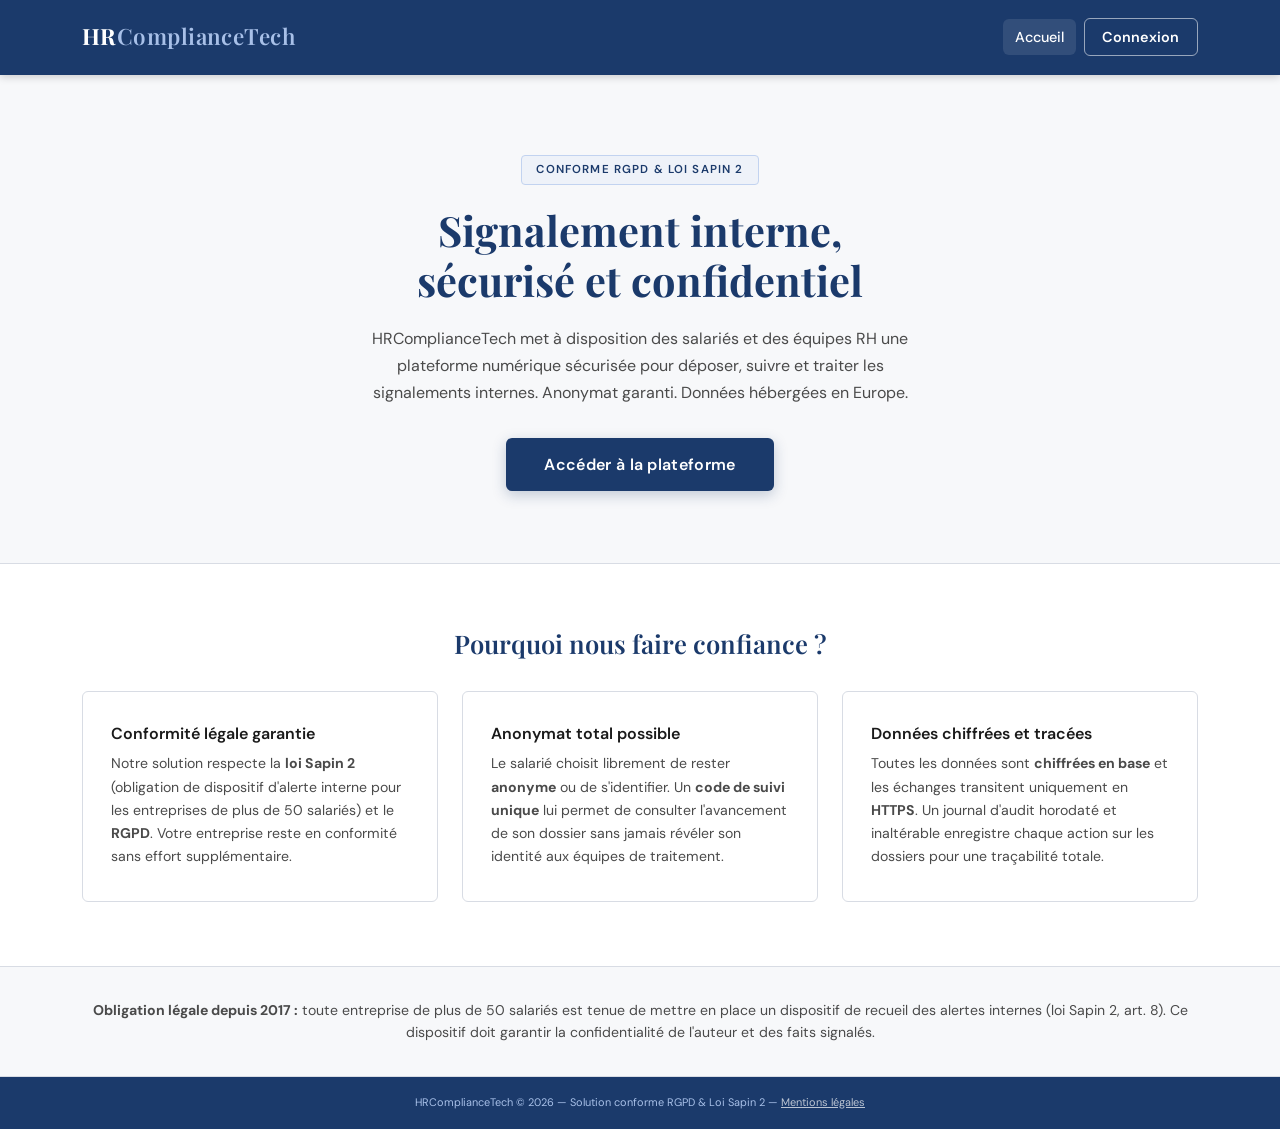
<file: hrcompliancetech/index.html>
<!doctype html>
<html lang="fr">
  <head>
    <meta charset="UTF-8" />
    <meta name="viewport" content="width=device-width, initial-scale=1.0" />
    <title>HRComplianceTech – Plateforme de signalement sécurisé</title>

    <link rel="preconnect" href="https://fonts.googleapis.com" />
    <link rel="preconnect" href="https://fonts.gstatic.com" crossorigin />
    <link
      href="https://fonts.googleapis.com/css2?family=DM+Sans:wght@400;500;600&family=Playfair+Display:wght@600;700&display=swap"
      rel="stylesheet"
    />

    <!-- Bootstrap 5 -->
    <link
      href="https://cdn.jsdelivr.net/npm/bootstrap@5.3.3/dist/css/bootstrap.min.css"
      rel="stylesheet"
    />

    <link rel="stylesheet" href="assets/css/style.css" />
  </head>
  <body class="landing-body">
    <!-- ============================================================
         BARRE DE NAVIGATION
         ============================================================ -->
    <nav
      class="navbar navbar-expand-md site-navbar"
      aria-label="Navigation principale"
    >
      <div class="container">
        <!-- Logo / Marque : lien vers la page d'accueil -->
        <a
          class="navbar-brand brand"
          href="index.html"
          aria-label="Accueil HRComplianceTech"
        >
          <span class="brand-hr">HR</span
          ><span class="brand-compliance">ComplianceTech</span>
        </a>

        <!-- Bouton hamburger visible uniquement sur mobile (Bootstrap) -->
        <button
          class="navbar-toggler"
          type="button"
          data-bs-toggle="collapse"
          data-bs-target="#menu-principal"
          aria-controls="menu-principal"
          aria-expanded="false"
          aria-label="Ouvrir le menu de navigation"
        >
          <span class="navbar-toggler-icon"></span>
        </button>

        <!-- Liens de navigation alignés à droite via ms-auto -->
        <div class="collapse navbar-collapse" id="menu-principal">
          <ul class="navbar-nav ms-auto align-items-md-center gap-md-2">
            <li class="nav-item">
              <a
                class="nav-link nav-link-custom active"
                href="index.html"
                aria-current="page"
                >Accueil</a
              >
            </li>
            <li class="nav-item">
              <a class="nav-link nav-link-connexion" href="auth/connexion.html"
                >Connexion</a
              >
            </li>
          </ul>
        </div>
      </div>
    </nav>

    <main>
      <!-- ============================================================
             SECTION HERO (accroche principale)
             ============================================================ -->
      <section class="hero-section" aria-labelledby="titre-hero">
        <div class="container">
          <div class="row justify-content-center text-center">
            <div class="col-lg-7 col-md-9 col-12">
              <!-- Pastille de conformité réglementaire -->
              <span class="compliance-badge"
                >Conforme RGPD &amp; Loi Sapin 2</span
              >

              <h1 class="hero-title" id="titre-hero">
                Signalement interne,<br />sécurisé et confidentiel
              </h1>

              <p class="hero-subtitle">
                HRComplianceTech met à disposition des salariés et des équipes
                RH une plateforme numérique sécurisée pour déposer, suivre et
                traiter les signalements internes. Anonymat garanti. Données
                hébergées en Europe.
              </p>

              <a
                href="auth/connexion.html"
                class="btn-hero-primary"
                role="button"
              >
                Accéder à la plateforme
              </a>
            </div>
          </div>
        </div>
      </section>

      <!-- ============================================================
             SECTION ARGUMENTS DE CONFIANCE
             ============================================================ -->
      <section class="arguments-section" aria-labelledby="titre-arguments">
        <div class="container">
          <h2 class="section-title text-center" id="titre-arguments">
            Pourquoi nous faire confiance ?
          </h2>

          <div class="row g-4 mt-2 justify-content-center">
            <!-- Argument 1 : Conformité légale -->
            <div class="col-lg-4 col-md-6 col-12">
              <article class="argument-card" aria-label="Conformité légale">
                <h3 class="argument-title">Conformité légale garantie</h3>
                <p class="argument-text">
                  Notre solution respecte la
                  <strong>loi Sapin 2</strong> (obligation de dispositif
                  d'alerte interne pour les entreprises de plus de 50 salariés)
                  et le <strong>RGPD</strong>. Votre entreprise reste en
                  conformité sans effort supplémentaire.
                </p>
              </article>
            </div>

            <!-- Argument 2 : Anonymat (carte mise en avant) -->
            <div class="col-lg-4 col-md-6 col-12">
              <article
                class="argument-card"
                aria-label="Anonymat et confidentialité"
              >
                <h3 class="argument-title">Anonymat total possible</h3>
                <p class="argument-text">
                  Le salarié choisit librement de rester
                  <strong>anonyme</strong> ou de s'identifier. Un
                  <strong>code de suivi unique</strong> lui permet de consulter
                  l'avancement de son dossier sans jamais révéler son identité
                  aux équipes de traitement.
                </p>
              </article>
            </div>

            <!-- Argument 3 : Sécurité technique -->
            <div class="col-lg-4 col-md-6 col-12">
              <article class="argument-card" aria-label="Sécurité des données">
                <h3 class="argument-title">Données chiffrées et tracées</h3>
                <p class="argument-text">
                  Toutes les données sont <strong>chiffrées en base</strong> et
                  les échanges transitent uniquement en <strong>HTTPS</strong>.
                  Un journal d'audit horodaté et inaltérable enregistre chaque
                  action sur les dossiers pour une traçabilité totale.
                </p>
              </article>
            </div>
          </div>
        </div>
      </section>

      <!-- ============================================================
             BANDEAU DE RÉASSURANCE LÉGALE
             ============================================================ -->
      <section
        class="legal-banner"
        aria-label="Rappel réglementaire et accès rapide"
      >
        <div class="container">
          <div class="row justify-content-center">
            <div class="col-12 text-center">
              <p class="legal-text">
                <strong>Obligation légale depuis 2017 :</strong> toute
                entreprise de plus de 50 salariés est tenue de mettre en place
                un dispositif de recueil des alertes internes (loi Sapin 2, art.
                8). Ce dispositif doit garantir la confidentialité de l'auteur
                et des faits signalés.
              </p>
            </div>
          </div>
        </div>
      </section>
    </main>

    <!-- ============================================================
         PIED DE PAGE
         ============================================================ -->
    <footer class="site-footer">
      <div class="container text-center py-3">
        <small>
          HRComplianceTech &copy; 2026 &mdash; Solution conforme RGPD &amp; Loi
          Sapin 2 &mdash;
          <a
            href="mentions-legales.html"
            style="color: rgba(255, 255, 255, 0.7); text-decoration: underline"
            >Mentions légales</a
          >
        </small>
      </div>
    </footer>

    <!-- Bootstrap JS requis pour le menu hamburger sur mobile -->
    <script src="https://cdn.jsdelivr.net/npm/bootstrap@5.3.3/dist/js/bootstrap.bundle.min.js"></script>
  </body>
</html>
</file>
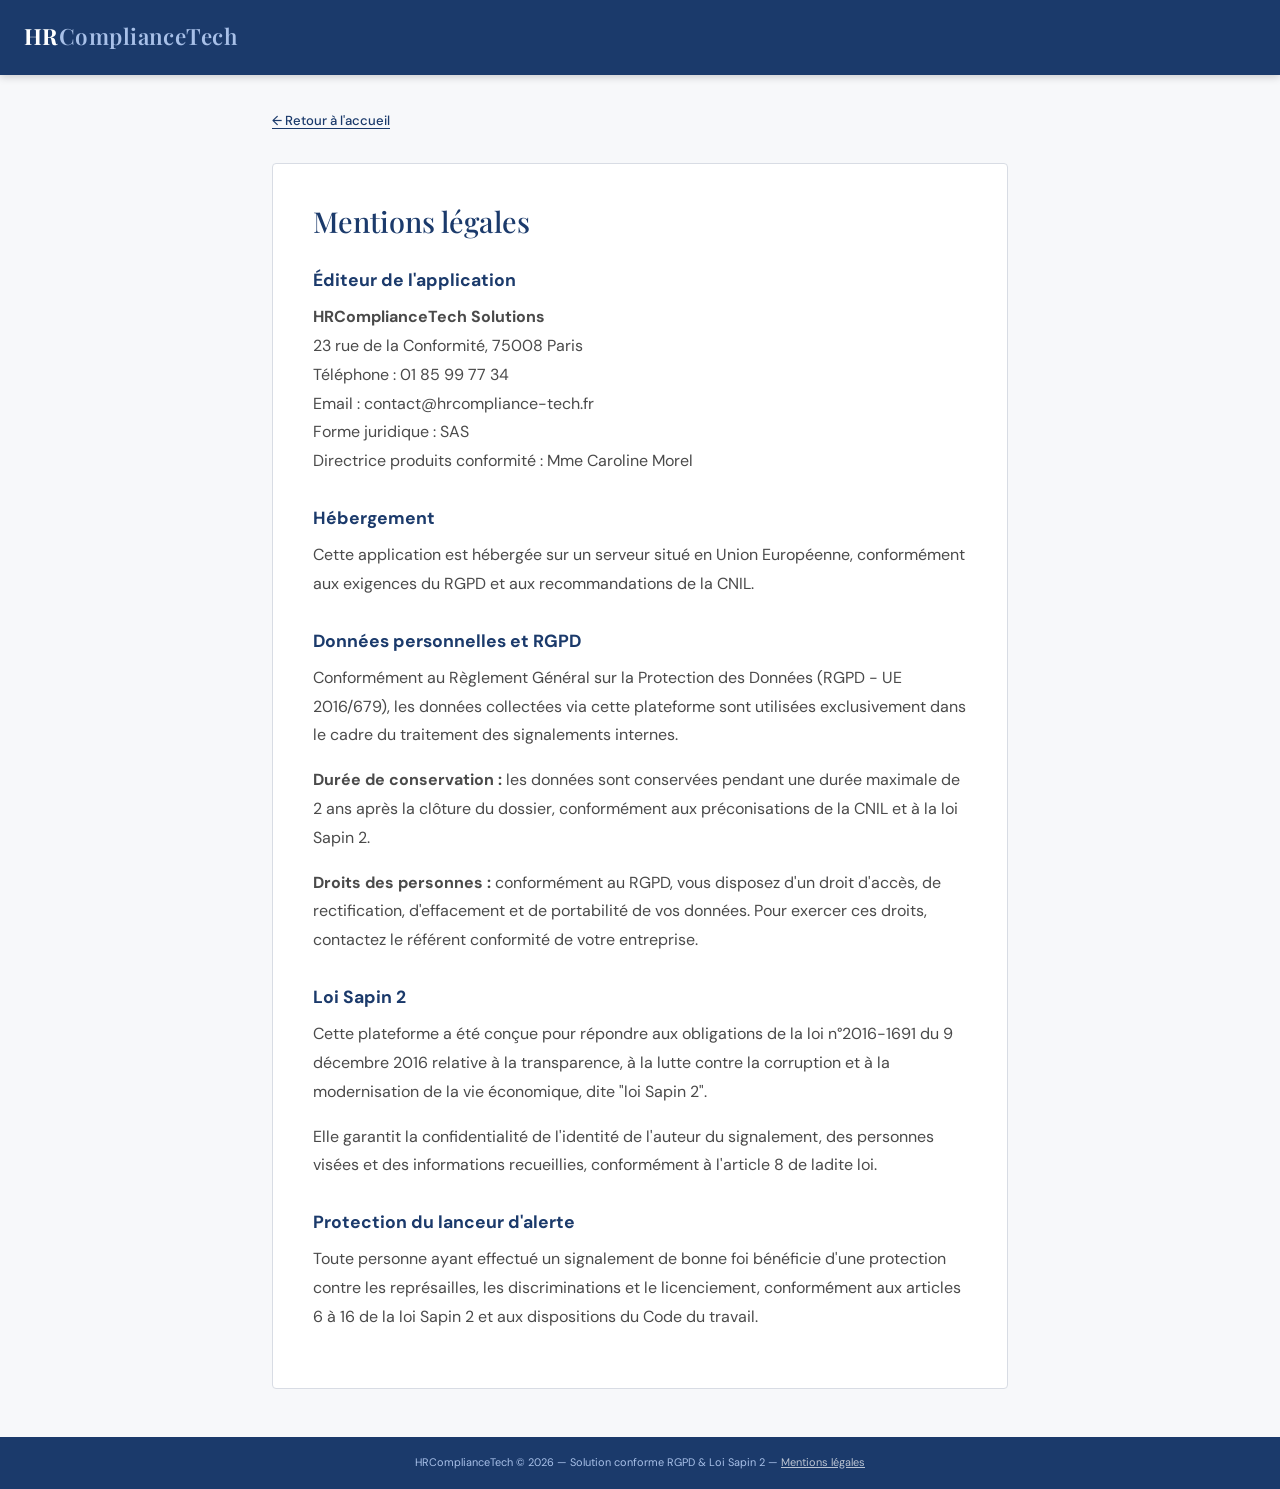
<file: hrcompliancetech/mentions-legales.html>
<!doctype html>
<html lang="fr">
  <head>
    <meta charset="UTF-8" />
    <meta name="viewport" content="width=device-width, initial-scale=1.0" />
    <title>HRComplianceTech - Mentions légales</title>
    <link rel="preconnect" href="https://fonts.googleapis.com" />
    <link rel="preconnect" href="https://fonts.gstatic.com" crossorigin />
    <link
      href="https://fonts.googleapis.com/css2?family=DM+Sans:wght@400;500;600&family=Playfair+Display:wght@600;700&display=swap"
      rel="stylesheet"
    />
    <link
      href="https://cdn.jsdelivr.net/npm/bootstrap@5.3.3/dist/css/bootstrap.min.css"
      rel="stylesheet"
    />
    <link rel="stylesheet" href="assets/css/style.css" />
  </head>
  <body class="connexion-body">
    <nav class="navbar site-navbar">
      <div class="container-fluid px-4">
        <a class="navbar-brand brand" href="index.html">
          <span class="brand-hr">HR</span
          ><span class="brand-compliance">ComplianceTech</span>
        </a>
      </div>
    </nav>

    <main class="dashboard-main">
      <div class="container">
        <div class="row justify-content-center">
          <div class="col-12 col-lg-8">
            <a href="index.html" class="lien-retour"
              >&larr; Retour à l'accueil</a
            >

            <div
              style="
                background: var(--blanc);
                border: 1px solid var(--gris-bordure);
                border-radius: 4px;
                padding: 2.5rem;
                margin-top: 1rem;
              "
            >
              <h1
                style="
                  font-family: &quot;Playfair Display&quot;, serif;
                  font-size: 1.8rem;
                  color: var(--bleu-marine);
                  margin-bottom: 2rem;
                "
              >
                Mentions légales
              </h1>

              <section style="margin-bottom: 2rem">
                <h2
                  style="
                    font-size: 1.1rem;
                    font-weight: 700;
                    color: var(--bleu-marine);
                    margin-bottom: 0.75rem;
                  "
                >
                  Éditeur de l'application
                </h2>
                <p style="color: var(--gris-texte); line-height: 1.8">
                  <strong>HRComplianceTech Solutions</strong><br />
                  23 rue de la Conformité, 75008 Paris<br />
                  Téléphone : 01 85 99 77 34<br />
                  Email : contact@hrcompliance-tech.fr<br />
                  Forme juridique : SAS<br />
                  Directrice produits conformité : Mme Caroline Morel
                </p>
              </section>

              <section style="margin-bottom: 2rem">
                <h2
                  style="
                    font-size: 1.1rem;
                    font-weight: 700;
                    color: var(--bleu-marine);
                    margin-bottom: 0.75rem;
                  "
                >
                  Hébergement
                </h2>
                <p style="color: var(--gris-texte); line-height: 1.8">
                  Cette application est hébergée sur un serveur situé en Union
                  Européenne, conformément aux exigences du RGPD et aux
                  recommandations de la CNIL.
                </p>
              </section>

              <section style="margin-bottom: 2rem">
                <h2
                  style="
                    font-size: 1.1rem;
                    font-weight: 700;
                    color: var(--bleu-marine);
                    margin-bottom: 0.75rem;
                  "
                >
                  Données personnelles et RGPD
                </h2>
                <p style="color: var(--gris-texte); line-height: 1.8">
                  Conformément au Règlement Général sur la Protection des
                  Données (RGPD - UE 2016/679), les données collectées via cette
                  plateforme sont utilisées exclusivement dans le cadre du
                  traitement des signalements internes.
                </p>
                <p
                  style="
                    color: var(--gris-texte);
                    line-height: 1.8;
                    margin-top: 0.75rem;
                  "
                >
                  <strong>Durée de conservation :</strong> les données sont
                  conservées pendant une durée maximale de 2 ans après la
                  clôture du dossier, conformément aux préconisations de la CNIL
                  et à la loi Sapin 2.
                </p>
                <p
                  style="
                    color: var(--gris-texte);
                    line-height: 1.8;
                    margin-top: 0.75rem;
                  "
                >
                  <strong>Droits des personnes :</strong> conformément au RGPD,
                  vous disposez d'un droit d'accès, de rectification,
                  d'effacement et de portabilité de vos données. Pour exercer
                  ces droits, contactez le référent conformité de votre
                  entreprise.
                </p>
              </section>

              <section style="margin-bottom: 2rem">
                <h2
                  style="
                    font-size: 1.1rem;
                    font-weight: 700;
                    color: var(--bleu-marine);
                    margin-bottom: 0.75rem;
                  "
                >
                  Loi Sapin 2
                </h2>
                <p style="color: var(--gris-texte); line-height: 1.8">
                  Cette plateforme a été conçue pour répondre aux obligations de
                  la loi n°2016-1691 du 9 décembre 2016 relative à la
                  transparence, à la lutte contre la corruption et à la
                  modernisation de la vie économique, dite "loi Sapin 2".
                </p>
                <p
                  style="
                    color: var(--gris-texte);
                    line-height: 1.8;
                    margin-top: 0.75rem;
                  "
                >
                  Elle garantit la confidentialité de l'identité de l'auteur du
                  signalement, des personnes visées et des informations
                  recueillies, conformément à l'article 8 de ladite loi.
                </p>
              </section>

              <section>
                <h2
                  style="
                    font-size: 1.1rem;
                    font-weight: 700;
                    color: var(--bleu-marine);
                    margin-bottom: 0.75rem;
                  "
                >
                  Protection du lanceur d'alerte
                </h2>
                <p style="color: var(--gris-texte); line-height: 1.8">
                  Toute personne ayant effectué un signalement de bonne foi
                  bénéficie d'une protection contre les représailles, les
                  discriminations et le licenciement, conformément aux articles
                  6 à 16 de la loi Sapin 2 et aux dispositions du Code du
                  travail.
                </p>
              </section>
            </div>
          </div>
        </div>
      </div>
    </main>

    <footer class="site-footer">
      <div class="container text-center py-3">
        <small>
          HRComplianceTech &copy; 2026 &mdash; Solution conforme RGPD &amp; Loi
          Sapin 2 &mdash;
          <a
            href="mentions-legales.html"
            style="color: rgba(255, 255, 255, 0.7); text-decoration: underline"
            >Mentions légales</a
          >
        </small>
      </div>
    </footer>

    <script src="https://cdn.jsdelivr.net/npm/bootstrap@5.3.3/dist/js/bootstrap.bundle.min.js"></script>
  </body>
</html>
</file>
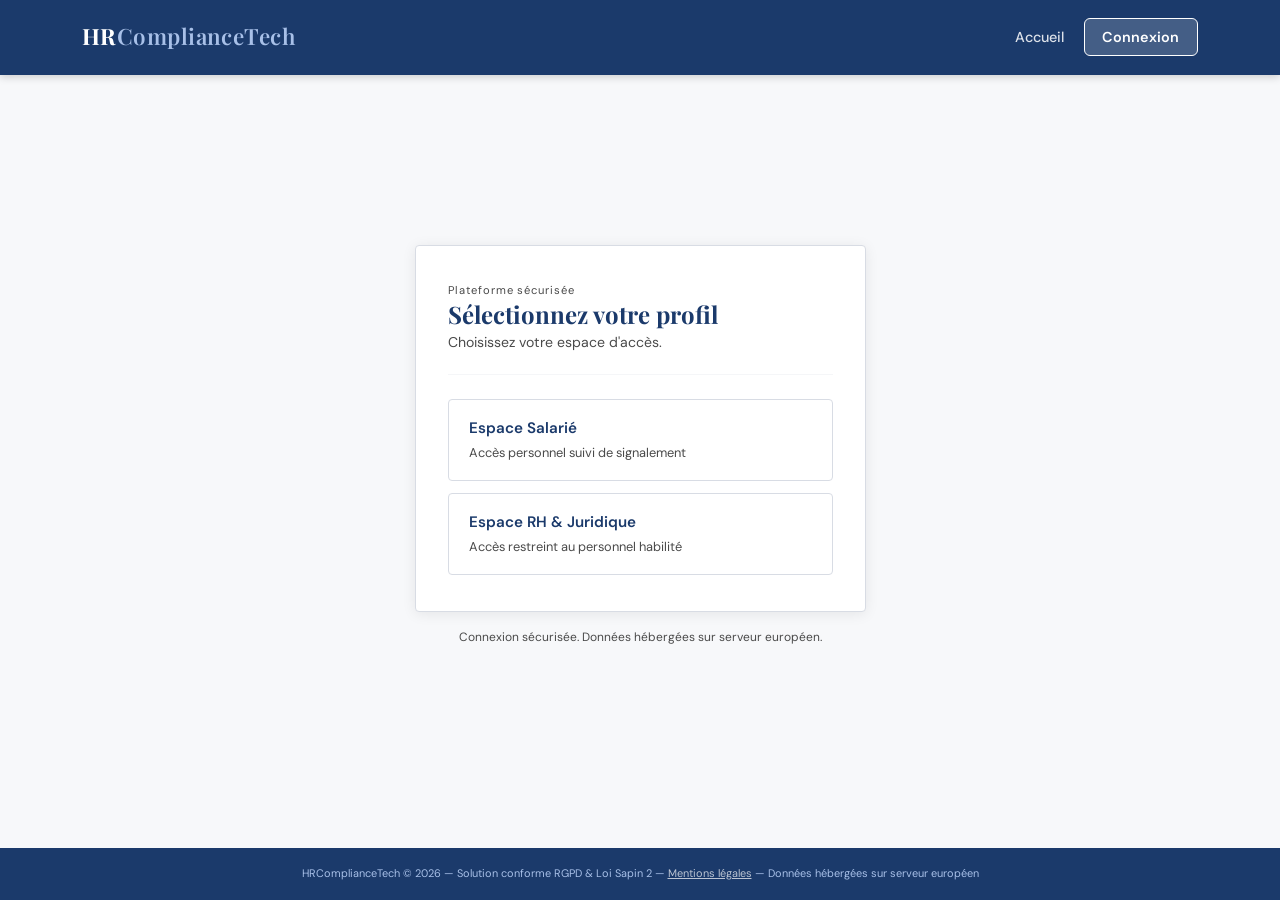
<file: hrcompliancetech/auth/connexion.html>
<!doctype html>
<html lang="fr">
  <head>
    <meta charset="UTF-8" />
    <meta name="viewport" content="width=device-width, initial-scale=1.0" />
    <title>HRComplianceTech – Connexion</title>

    <link rel="preconnect" href="https://fonts.googleapis.com" />
    <link rel="preconnect" href="https://fonts.gstatic.com" crossorigin />
    <link
      href="https://fonts.googleapis.com/css2?family=DM+Sans:wght@400;500;600&family=Playfair+Display:wght@600;700&display=swap"
      rel="stylesheet"
    />

    <link
      href="https://cdn.jsdelivr.net/npm/bootstrap@5.3.3/dist/css/bootstrap.min.css"
      rel="stylesheet"
    />
    <link rel="stylesheet" href="../assets/css/style.css" />
  </head>
  <body class="landing-body connexion-body">
    <!-- ============================================================
         BARRE DE NAVIGATION
         ============================================================ -->
    <nav
      class="navbar navbar-expand-md site-navbar"
      aria-label="Navigation principale"
    >
      <div class="container">
        <a
          class="navbar-brand brand"
          href="../index.html"
          aria-label="Accueil HRComplianceTech"
        >
          <span class="brand-hr">HR</span
          ><span class="brand-compliance">ComplianceTech</span>
        </a>

        <button
          class="navbar-toggler"
          type="button"
          data-bs-toggle="collapse"
          data-bs-target="#menu-principal"
          aria-controls="menu-principal"
          aria-expanded="false"
          aria-label="Ouvrir le menu de navigation"
        >
          <span class="navbar-toggler-icon"></span>
        </button>

        <div class="collapse navbar-collapse" id="menu-principal">
          <ul class="navbar-nav ms-auto align-items-md-center gap-md-2">
            <li class="nav-item">
              <a class="nav-link nav-link-custom" href="../index.html"
                >Accueil</a
              >
            </li>
            <li class="nav-item">
              <a
                class="nav-link nav-link-connexion active"
                href="../auth/connexion.html"
                aria-current="page"
              >
                Connexion
              </a>
            </li>
          </ul>
        </div>
      </div>
    </nav>

    <!-- ============================================================
         CONTENU PRINCIPAL
         Trois blocs coexistent. Un seul est visible à la fois.
         Le JS gère le basculement via la classe .cache.
         ============================================================ -->
    <main class="connexion-main">
      <div class="container">
        <div class="row justify-content-center">
          <div class="col-12 col-sm-10 col-md-7 col-lg-5">
            <!-- ============================================
                         BLOC 1 : SÉLECTEUR DE PROFIL (visible par défaut)
                         ============================================ -->
            <div id="div-selecteur">
              <div class="connexion-card">
                <div class="connexion-acces-label">Plateforme sécurisée</div>
                <h1 class="connexion-title">Sélectionnez votre profil</h1>
                <p class="connexion-subtitle">
                  Choisissez votre espace d'accès.
                </p>
                <hr class="connexion-separateur" />

                <!--
                                data-cible-vue : attribut lu par le JS pour savoir
                                quel bloc afficher au clic. Aucun href, ce sont des
                                boutons ils ne naviguent pas, ils modifient le DOM.
                            -->
                <button
                  type="button"
                  class="btn-profil"
                  data-cible-vue="div-form-salarie"
                  aria-label="Accéder à l'espace salarié"
                >
                  <span class="btn-profil-titre">Espace Salarié</span>
                  <span class="btn-profil-sous"
                    >Accès personnel suivi de signalement</span
                  >
                </button>

                <button
                  type="button"
                  class="btn-profil"
                  data-cible-vue="div-form-rh"
                  aria-label="Accéder à l'espace RH et juridique"
                >
                  <span class="btn-profil-titre"
                    >Espace RH &amp; Juridique</span
                  >
                  <span class="btn-profil-sous"
                    >Accès restreint au personnel habilité</span
                  >
                </button>
              </div>
            </div>

            <!-- ============================================
                         BLOC 2 : FORMULAIRE SALARIÉ (masqué par défaut)
                         ============================================ -->
            <div id="div-form-salarie" class="cache">
              <button
                type="button"
                class="btn-retour"
                data-retour
                aria-label="Retour au choix du profil"
              >
                &larr; Retour au choix du profil
              </button>

              <div class="connexion-card">
                <div class="connexion-acces-label">Accès personnel</div>
                <h1 class="connexion-title">Connexion</h1>
                <p class="connexion-subtitle">Espace Salarié</p>
                <hr class="connexion-separateur" />

                <form
                  id="form-salarie"
                  method="POST"
                  action="auth.php"
                  novalidate
                >
                  <div class="champ-groupe">
                    <label for="identifiant-salarie" class="form-label">
                      Adresse email
                    </label>
                    <input
                      type="text"
                      id="identifiant-salarie"
                      name="email"
                      class="form-control custom-input"
                      placeholder="email@entreprise.fr"
                      autocomplete="username"
                      required
                      aria-describedby="identifiant-salarie-erreur"
                    />
                    <span
                      id="identifiant-salarie-erreur"
                      class="champ-erreur"
                      role="alert"
                      aria-live="polite"
                    ></span>
                  </div>

                  <div class="champ-groupe">
                    <div class="label-ligne">
                      <label for="mdp-salarie" class="form-label"
                        >Mot de passe</label
                      >
                      <a href="code-perdu.html" class="lien-mdp-oublie"
                        >Code perdu ?</a
                      >
                    </div>
                    <div class="input-mdp-conteneur">
                      <input
                        type="password"
                        id="mdp-salarie"
                        name="mot_de_passe"
                        class="form-control custom-input input-avec-bouton"
                        placeholder="Votre mot de passe"
                        autocomplete="current-password"
                        required
                        aria-describedby="mdp-salarie-erreur"
                      />
                      <button
                        type="button"
                        class="btn-toggle-mdp"
                        data-toggle-mdp
                        data-cible="mdp-salarie"
                        aria-label="Afficher le mot de passe"
                        aria-pressed="false"
                      >
                        Afficher
                      </button>
                    </div>
                    <span
                      id="mdp-salarie-erreur"
                      class="champ-erreur"
                      role="alert"
                      aria-live="polite"
                    ></span>
                  </div>

                  <div
                    id="erreur-globale-salarie"
                    class="erreur-globale"
                    role="alert"
                    aria-live="polite"
                  ></div>

                  <button type="submit" class="btn-submit btn-connexion-submit">
                    Accéder à mon dossier
                  </button>
                </form>
              </div>
            </div>

            <!-- ============================================
                         BLOC 3 : FORMULAIRE RH / JURIDIQUE (masqué par défaut)
                         ============================================ -->
            <div id="div-form-rh" class="cache">
              <button
                type="button"
                class="btn-retour"
                data-retour
                aria-label="Retour au choix du profil"
              >
                &larr; Retour au choix du profil
              </button>

              <div class="connexion-card">
                <div class="connexion-acces-label">
                  Accès restreint au personnel habilité
                </div>
                <h1 class="connexion-title">Connexion</h1>
                <p class="connexion-subtitle">Espace RH &amp; Juridique</p>
                <hr class="connexion-separateur" />

                <form
                  id="form-connexion"
                  method="POST"
                  action="auth.php"
                  novalidate
                >
                  <div class="champ-groupe">
                    <label for="email-rh" class="form-label">
                      Adresse email professionnelle
                    </label>
                    <input
                      type="email"
                      id="email-rh"
                      name="email"
                      class="form-control custom-input"
                      placeholder="prenom.nom@entreprise.fr"
                      autocomplete="email"
                      required
                      aria-describedby="email-rh-erreur"
                    />
                    <span
                      id="email-rh-erreur"
                      class="champ-erreur"
                      role="alert"
                      aria-live="polite"
                    ></span>
                  </div>

                  <div class="champ-groupe">
                    <div class="label-ligne">
                      <label for="mdp-rh" class="form-label"
                        >Mot de passe</label
                      >
                      <a
                        href="mot-de-passe-oublie.html"
                        class="lien-mdp-oublie"
                      >
                        Mot de passe oublié ?
                      </a>
                    </div>
                    <div class="input-mdp-conteneur">
                      <input
                        type="password"
                        id="mdp-rh"
                        name="mot_de_passe"
                        class="form-control custom-input input-avec-bouton"
                        placeholder="Votre mot de passe"
                        autocomplete="current-password"
                        required
                        aria-describedby="mdp-rh-erreur"
                      />
                      <button
                        type="button"
                        class="btn-toggle-mdp"
                        data-toggle-mdp
                        data-cible="mdp-rh"
                        aria-label="Afficher le mot de passe"
                        aria-pressed="false"
                      >
                        Afficher
                      </button>
                    </div>
                    <span
                      id="mdp-rh-erreur"
                      class="champ-erreur"
                      role="alert"
                      aria-live="polite"
                    ></span>
                  </div>

                  <div
                    id="erreur-globale-rh"
                    class="erreur-globale"
                    role="alert"
                    aria-live="polite"
                  ></div>

                  <button
                    type="submit"
                    id="btn-connexion"
                    class="btn-submit btn-connexion-submit"
                  >
                    Se connecter
                  </button>
                </form>
              </div>
            </div>
            <!-- fin des trois blocs -->

            <p class="note-securite">
              Connexion sécurisée. Données hébergées sur serveur européen.
            </p>
          </div>
        </div>
      </div>
    </main>

    <!-- ============================================================
         PIED DE PAGE
         ============================================================ -->
    <footer class="site-footer">
      <div class="container text-center py-3">
        <small>
          HRComplianceTech &copy; 2026 &mdash; Solution conforme RGPD &amp; Loi
          Sapin 2 &mdash;
          <a
            href="../mentions-legales.html"
            style="color: rgba(255, 255, 255, 0.7); text-decoration: underline"
            >Mentions légales</a
          >
          &mdash; Données hébergées sur serveur européen
        </small>
      </div>
    </footer>

    <script src="https://cdn.jsdelivr.net/npm/bootstrap@5.3.3/dist/js/bootstrap.bundle.min.js"></script>
    <script src="../assets/js/script.js"></script>

    <script>
      // Lecture du paramètre ?erreur= dans l'URL après redirection depuis auth.php
      (function () {
        var params = new URLSearchParams(window.location.search);
        var erreur = params.get("erreur");
        if (!erreur) return;

        var messages = {
          identifiants_incorrects:
            "Identifiants incorrects. Veuillez vérifier vos informations.",
          champs_vides: "Veuillez remplir tous les champs.",
        };
        var texte = messages[erreur] || "Une erreur est survenue.";

        // Afficher dans les deux zones d'erreur (salarié et RH)
        var zoneRH = document.getElementById("erreur-globale-rh");
        var zoneSalarie = document.getElementById("erreur-globale-salarie");
        if (zoneRH) {
          zoneRH.textContent = texte;
          zoneRH.classList.add("visible");
        }
        if (zoneSalarie) {
          zoneSalarie.textContent = texte;
          zoneSalarie.classList.add("visible");
        }
      })();
    </script>
  </body>
</html>
</file>
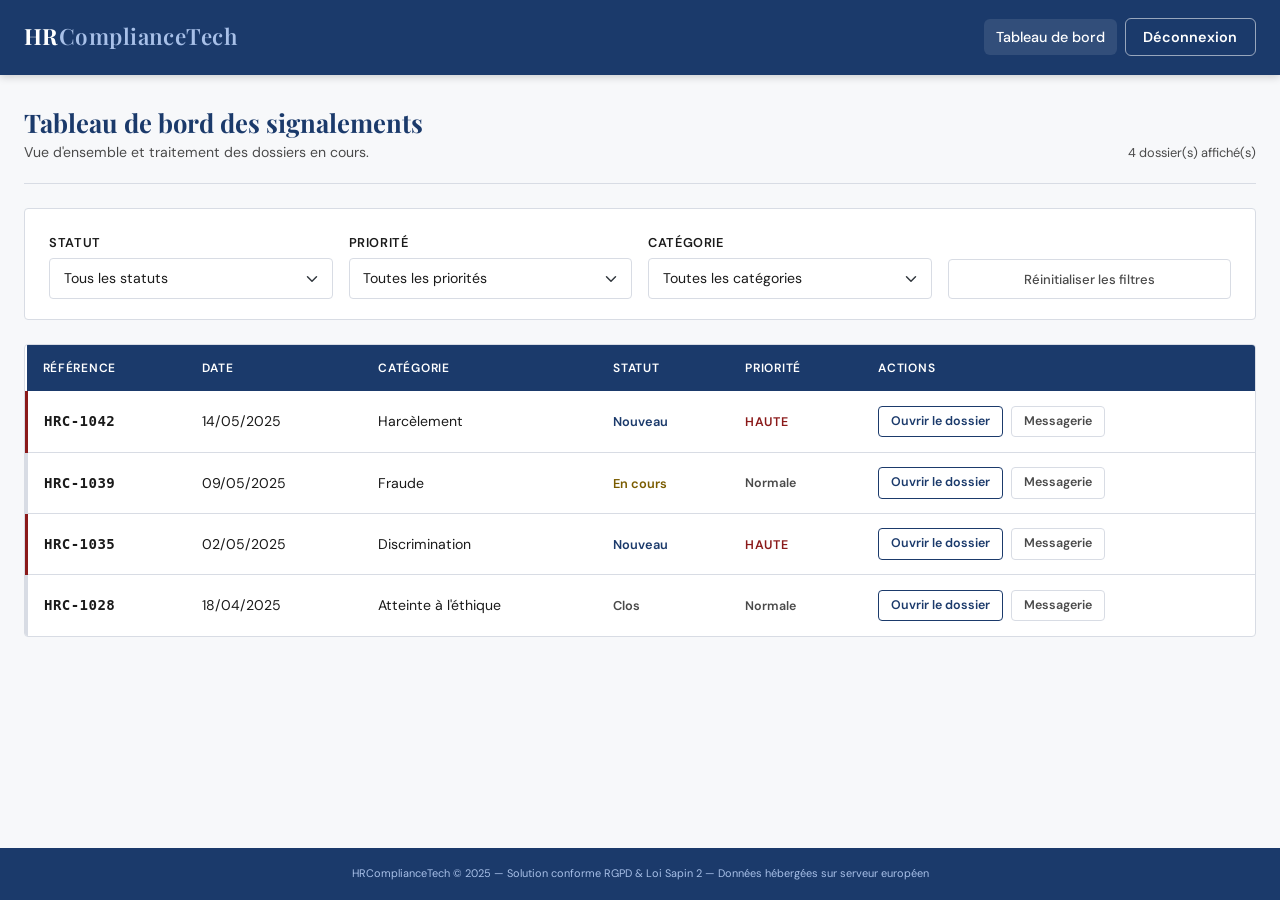
<file: hrcompliancetech/dashboards/dashboard.html>
<!DOCTYPE html>
<html lang="fr">
<head>
    <meta charset="UTF-8">
    <meta name="viewport" content="width=device-width, initial-scale=1.0">
    <title>HRComplianceTech – Tableau de bord</title>

    <link rel="preconnect" href="https://fonts.googleapis.com">
    <link rel="preconnect" href="https://fonts.gstatic.com" crossorigin>
    <link href="https://fonts.googleapis.com/css2?family=DM+Sans:wght@400;500;600&family=Playfair+Display:wght@600;700&display=swap" rel="stylesheet">

    <link href="https://cdn.jsdelivr.net/npm/bootstrap@5.3.3/dist/css/bootstrap.min.css" rel="stylesheet">
    <link rel="stylesheet" href="../assets/css/style.css">
</head>
<body class="dashboard-body">

    <!-- ============================================================
         BARRE DE NAVIGATION DU TABLEAU DE BORD
         ============================================================ -->
    <nav class="navbar navbar-expand-md site-navbar" aria-label="Navigation principale">
        <div class="container-fluid px-4">

            <a class="navbar-brand brand" href="../index.html" aria-label="Accueil HRComplianceTech">
                <span class="brand-hr">HR</span><span class="brand-compliance">ComplianceTech</span>
            </a>

            <button
                class="navbar-toggler"
                type="button"
                data-bs-toggle="collapse"
                data-bs-target="#menu-dashboard"
                aria-controls="menu-dashboard"
                aria-expanded="false"
                aria-label="Ouvrir le menu"
            >
                <span class="navbar-toggler-icon"></span>
            </button>

            <div class="collapse navbar-collapse" id="menu-dashboard">
                <ul class="navbar-nav ms-auto align-items-md-center gap-md-2">
                    <li class="nav-item">
                        <a class="nav-link nav-link-custom active" href="../dashboards/dashboard.html" aria-current="page">
                            Tableau de bord
                        </a>
                    </li>
                    <li class="nav-item">
                        <a class="nav-link nav-link-connexion" href="../auth/connexion.html">
                            Déconnexion
                        </a>
                    </li>
                </ul>
            </div>

        </div>
    </nav>

    <!-- ============================================================
         CONTENU PRINCIPAL
         ============================================================ -->
    <main class="dashboard-main">
        <div class="container-fluid px-4">

            <!-- En-tête de la page -->
            <header class="dashboard-entete">
                <div>
                    <h1 class="dashboard-titre">Tableau de bord des signalements</h1>
                    <p class="dashboard-sous-titre">
                        Vue d'ensemble et traitement des dossiers en cours.
                    </p>
                </div>
                <p class="dashboard-compteur" id="compteur-resultats" aria-live="polite">
                    4 dossier(s) affichés
                </p>
            </header>

            <!-- ====================================================
                 BARRE DE FILTRES
                 ==================================================== -->
            <section class="filtres-bloc" aria-label="Filtres de recherche">
                <div class="row g-3 align-items-end">

                    <div class="col-12 col-sm-4 col-md-3">
                        <label for="filtre-statut" class="form-label filtre-label">Statut</label>
                        <select id="filtre-statut" class="form-select custom-input filtre-select">
                            <option value="">Tous les statuts</option>
                            <option value="nouveau">Nouveau</option>
                            <option value="en-cours">En cours</option>
                            <option value="clos">Clos</option>
                        </select>
                    </div>

                    <div class="col-12 col-sm-4 col-md-3">
                        <label for="filtre-priorite" class="form-label filtre-label">Priorité</label>
                        <select id="filtre-priorite" class="form-select custom-input filtre-select">
                            <option value="">Toutes les priorités</option>
                            <option value="haute">Haute</option>
                            <option value="normale">Normale</option>
                        </select>
                    </div>

                    <div class="col-12 col-sm-4 col-md-3">
                        <label for="filtre-categorie" class="form-label filtre-label">Catégorie</label>
                        <select id="filtre-categorie" class="form-select custom-input filtre-select">
                            <option value="">Toutes les catégories</option>
                            <option value="harcelement">Harcèlement</option>
                            <option value="discrimination">Discrimination</option>
                            <option value="fraude">Fraude</option>
                            <option value="ethique">Atteinte à l'éthique</option>
                            <option value="autre">Autre</option>
                        </select>
                    </div>

                    <div class="col-12 col-md-3">
                        <button type="button" id="btn-reinit-filtres" class="btn-reinit">
                            Réinitialiser les filtres
                        </button>
                    </div>

                </div>
            </section>

            <!-- ====================================================
                 TABLEAU DES SIGNALEMENTS
                 ==================================================== -->
            <section class="tableau-bloc" aria-label="Liste des signalements">

                <p id="message-vide" class="tableau-vide cache" role="status">
                    Aucun dossier ne correspond aux critères de filtrage sélectionnés.
                </p>

                <div class="table-responsive">
                    <table class="table-signalements" id="tableau-signalements">
                        <thead>
                            <tr>
                                <th scope="col">Référence</th>
                                <th scope="col">Date</th>
                                <th scope="col">Catégorie</th>
                                <th scope="col">Statut</th>
                                <th scope="col">Priorité</th>
                                <!--
                                    La colonne Action est plus large car elle accueille
                                    désormais deux boutons côte à côte.
                                -->
                                <th scope="col">Actions</th>
                            </tr>
                        </thead>
                        <tbody id="corps-tableau">

                            <tr
                                data-statut="nouveau"
                                data-priorite="haute"
                                data-categorie="harcelement"
                                class="ligne-haute"
                            >
                                <td class="cellule-ref">HRC-1042</td>
                                <td>14/05/2025</td>
                                <td>Harcèlement</td>
                                <td><span class="statut statut-nouveau">Nouveau</span></td>
                                <td><span class="priorite priorite-haute">HAUTE</span></td>
                                <td>
                                    <!--
                                        d-flex       : place les boutons sur un axe horizontal (flexbox)
                                        gap-2        : espacement de 0.5rem entre les deux boutons
                                        flex-wrap    : permet le retour à la ligne sur très petit écran
                                        align-items-center : aligne verticalement les boutons sur leur centre
                                    -->
                                    <div class="d-flex gap-2 flex-wrap align-items-center">
                                        <a href="/modules/dossier/dossier.html?ref=HRC-1042" class="btn-ouvrir">
                                            Ouvrir le dossier
                                        </a>
                                        <a href="/modules/messagerie/messagerie-rh.html?ref=HRC-1042" class="btn-messagerie">
                                            Messagerie
                                        </a>
                                    </div>
                                </td>
                            </tr>

                            <tr
                                data-statut="en-cours"
                                data-priorite="normale"
                                data-categorie="fraude"
                                class="ligne-normale"
                            >
                                <td class="cellule-ref">HRC-1039</td>
                                <td>09/05/2025</td>
                                <td>Fraude</td>
                                <td><span class="statut statut-en-cours">En cours</span></td>
                                <td><span class="priorite priorite-normale">Normale</span></td>
                                <td>
                                    <div class="d-flex gap-2 flex-wrap align-items-center">
                                        <a href="/modules/dossier/dossier.html?ref=HRC-1039" class="btn-ouvrir">
                                            Ouvrir le dossier
                                        </a>
                                        <a href="/modules/messagerie/messagerie-rh.html?ref=HRC-1039" class="btn-messagerie">
                                            Messagerie
                                        </a>
                                    </div>
                                </td>
                            </tr>

                            <tr
                                data-statut="nouveau"
                                data-priorite="haute"
                                data-categorie="discrimination"
                                class="ligne-haute"
                            >
                                <td class="cellule-ref">HRC-1035</td>
                                <td>02/05/2025</td>
                                <td>Discrimination</td>
                                <td><span class="statut statut-nouveau">Nouveau</span></td>
                                <td><span class="priorite priorite-haute">HAUTE</span></td>
                                <td>
                                    <div class="d-flex gap-2 flex-wrap align-items-center">
                                        <a href="/modules/dossier/dossier.html?ref=HRC-1035" class="btn-ouvrir">
                                            Ouvrir le dossier
                                        </a>
                                        <a href="/modules/messagerie/messagerie-rh.html?ref=HRC-1035" class="btn-messagerie">
                                            Messagerie
                                        </a>
                                    </div>
                                </td>
                            </tr>

                            <tr
                                data-statut="clos"
                                data-priorite="normale"
                                data-categorie="ethique"
                                class="ligne-normale"
                            >
                                <td class="cellule-ref">HRC-1028</td>
                                <td>18/04/2025</td>
                                <td>Atteinte à l'éthique</td>
                                <td><span class="statut statut-clos">Clos</span></td>
                                <td><span class="priorite priorite-normale">Normale</span></td>
                                <td>
                                    <div class="d-flex gap-2 flex-wrap align-items-center">
                                        <a href="/modules/dossier/dossier.html?ref=HRC-1028" class="btn-ouvrir">
                                            Ouvrir le dossier
                                        </a>
                                        <a href="/modules/messagerie/messagerie-rh.html?ref=HRC-1028" class="btn-messagerie">
                                            Messagerie
                                        </a>
                                    </div>
                                </td>
                            </tr>

                        </tbody>
                    </table>
                </div>

            </section>

        </div>
    </main>

    <!-- ============================================================
         PIED DE PAGE
         ============================================================ -->
    <footer class="site-footer">
        <div class="container-fluid px-4 text-center py-3">
            <small>
                HRComplianceTech &copy; 2025 &mdash;
                Solution conforme RGPD &amp; Loi Sapin 2 &mdash;
                Données hébergées sur serveur européen
            </small>
        </div>
    </footer>

    <script src="https://cdn.jsdelivr.net/npm/bootstrap@5.3.3/dist/js/bootstrap.bundle.min.js"></script>
    <script src="../assets/js/script.js"></script>
</body>
</html>
</file>
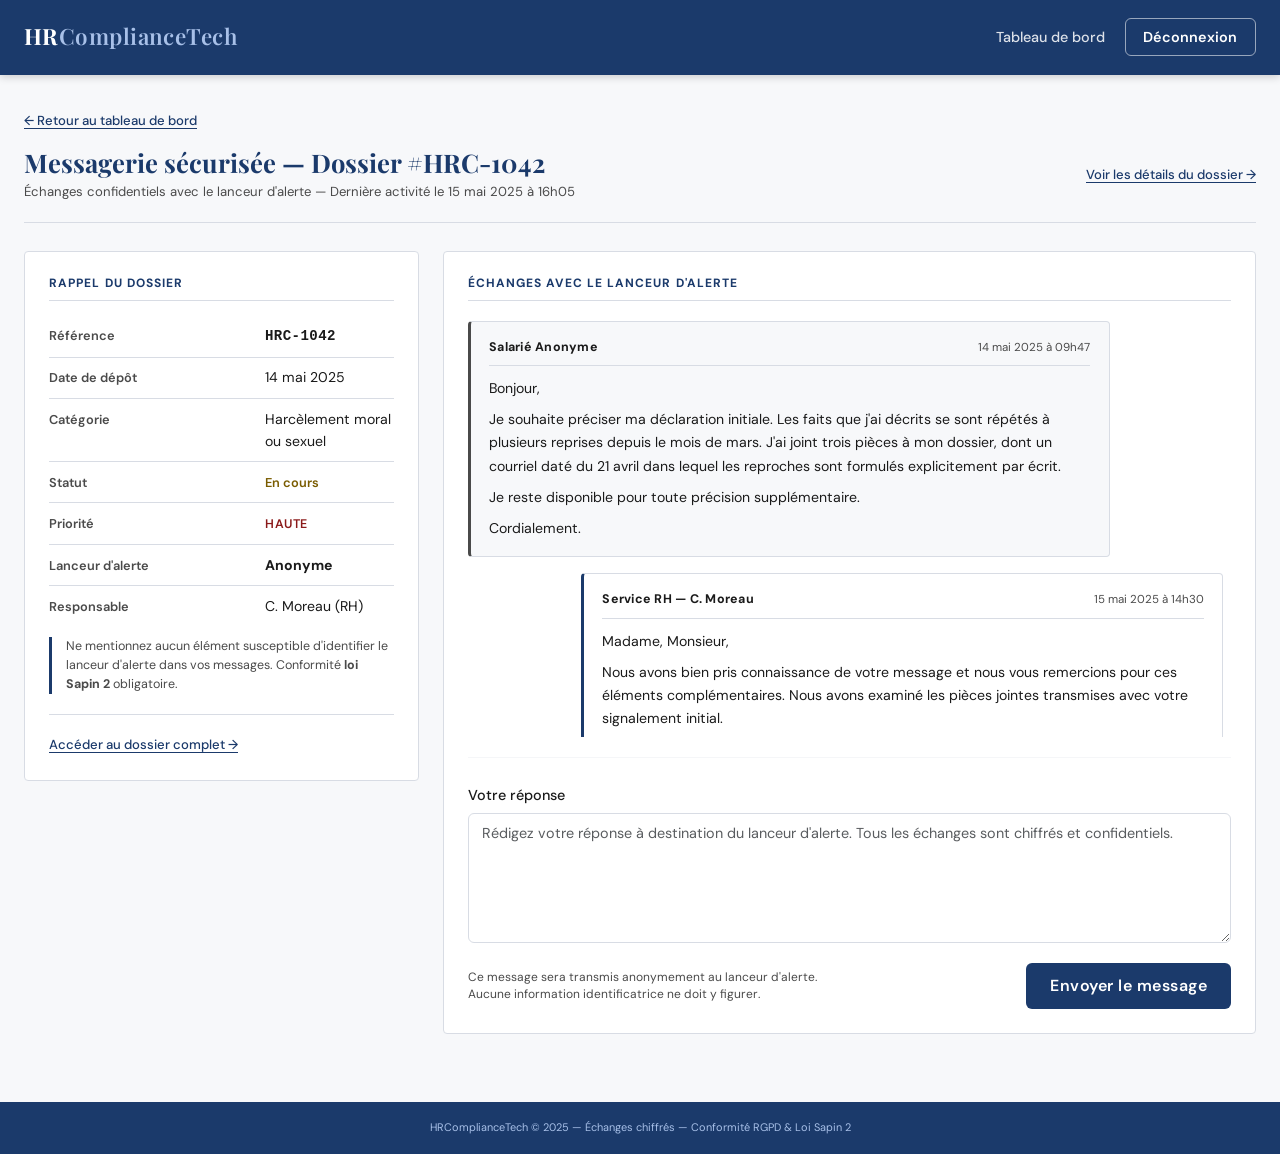
<file: hrcompliancetech/modules/messagerie/messagerie-rh.html>
<!DOCTYPE html>
<html lang="fr">
<head>
    <meta charset="UTF-8">
    <meta name="viewport" content="width=device-width, initial-scale=1.0">
    <title>HRComplianceTech – Messagerie sécurisée – Dossier HRC-1042</title>

    <link rel="preconnect" href="https://fonts.googleapis.com">
    <link rel="preconnect" href="https://fonts.gstatic.com" crossorigin>
    <link href="https://fonts.googleapis.com/css2?family=DM+Sans:wght@400;500;600&family=Playfair+Display:wght@600;700&display=swap" rel="stylesheet">

    <link href="https://cdn.jsdelivr.net/npm/bootstrap@5.3.3/dist/css/bootstrap.min.css" rel="stylesheet">
    <link rel="stylesheet" href="../../assets/css/style.css">
</head>
<body class="dashboard-body">

    <!-- ============================================================
         BARRE DE NAVIGATION – ESPACE RH
         ============================================================ -->
    <nav class="navbar navbar-expand-md site-navbar" aria-label="Navigation principale">
        <div class="container-fluid px-4">

            <a class="navbar-brand brand" href="../../index.html" aria-label="Accueil HRComplianceTech">
                <span class="brand-hr">HR</span><span class="brand-compliance">ComplianceTech</span>
            </a>

            <button
                class="navbar-toggler"
                type="button"
                data-bs-toggle="collapse"
                data-bs-target="#menu-messagerie-rh"
                aria-controls="menu-messagerie-rh"
                aria-expanded="false"
                aria-label="Ouvrir le menu"
            >
                <span class="navbar-toggler-icon"></span>
            </button>

            <div class="collapse navbar-collapse" id="menu-messagerie-rh">
                <ul class="navbar-nav ms-auto align-items-md-center gap-md-2">
                    <li class="nav-item">
                        <a class="nav-link nav-link-custom" href="../../dashboards/dashboard.html">
                            Tableau de bord
                        </a>
                    </li>
                    <li class="nav-item">
                        <a class="nav-link nav-link-connexion" href="../../auth/connexion.html">
                            Déconnexion
                        </a>
                    </li>
                </ul>
            </div>

        </div>
    </nav>

    <!-- ============================================================
         CONTENU PRINCIPAL
         ============================================================ -->
    <main class="dashboard-main">
        <div class="container-fluid px-4">

            <!-- En-tête de la page -->
            <header class="dossier-entete">
                <a href="../../dashboards/dashboard.html" class="lien-retour">
                    &larr; Retour au tableau de bord
                </a>

                <div class="dossier-entete-titre-ligne">
                    <div>
                        <h1 class="dossier-titre">
                            Messagerie sécurisée &mdash; Dossier #HRC-1042
                        </h1>
                        <p class="dossier-sous-titre">
                            Échanges confidentiels avec le lanceur d'alerte &mdash;
                            Dernière activité le 15 mai 2025 à 16h05
                        </p>
                    </div>
                    <!--
                        Lien discret vers le détail complet du dossier.
                        Style secondaire : pas de fond coloré, simple lien souligné.
                    -->
                    <a href="/modules/dossier/dossier.html?ref=HRC-1042" class="lien-retour" style="margin-bottom: 0; align-self: center;">
                        Voir les détails du dossier &rarr;
                    </a>
                </div>
            </header>

            <!-- Grille : rappel (4/12) + messagerie (8/12) -->
            <div class="row g-4 align-items-start">

                <!-- ================================================
                     COLONNE GAUCHE : Rappel du dossier (4/12)
                     ================================================ -->
                <div class="col-12 col-lg-4">
                    <div class="dossier-section suivi-recap-carte">

                        <h2 class="dossier-section-titre">Rappel du dossier</h2>

                        <dl class="infos-liste">
                            <div class="infos-ligne">
                                <dt class="infos-cle">Référence</dt>
                                <dd class="infos-valeur cellule-ref">HRC-1042</dd>
                            </div>
                            <div class="infos-ligne">
                                <dt class="infos-cle">Date de dépôt</dt>
                                <dd class="infos-valeur">14 mai 2025</dd>
                            </div>
                            <div class="infos-ligne">
                                <dt class="infos-cle">Catégorie</dt>
                                <dd class="infos-valeur">Harcèlement moral ou sexuel</dd>
                            </div>
                            <div class="infos-ligne">
                                <dt class="infos-cle">Statut</dt>
                                <dd class="infos-valeur">
                                    <span class="statut statut-en-cours">En cours</span>
                                </dd>
                            </div>
                            <div class="infos-ligne">
                                <dt class="infos-cle">Priorité</dt>
                                <dd class="infos-valeur">
                                    <span class="priorite priorite-haute">HAUTE</span>
                                </dd>
                            </div>
                            <div class="infos-ligne">
                                <dt class="infos-cle">Lanceur d'alerte</dt>
                                <dd class="infos-valeur"><strong>Anonyme</strong></dd>
                            </div>
                            <div class="infos-ligne">
                                <dt class="infos-cle">Responsable</dt>
                                <dd class="infos-valeur">C. Moreau (RH)</dd>
                            </div>
                        </dl>

                        <!-- Rappel de règle de confidentialité -->
                        <div class="suivi-protection-encart" style="margin-top: 1.25rem;">
                            <p class="suivi-protection-texte">
                                Ne mentionnez aucun élément susceptible d'identifier le lanceur
                                d'alerte dans vos messages. Conformité
                                <strong>loi Sapin 2</strong> obligatoire.
                            </p>
                        </div>

                        <!-- Lien vers le dossier complet -->
                        <div style="margin-top: 1.25rem; padding-top: 1rem; border-top: 1px solid var(--gris-bordure);">
                            <a href="/modules/dossier/dossier.html?ref=HRC-1042" class="lien-retour" style="margin-bottom: 0;">
                                Accéder au dossier complet &rarr;
                            </a>
                        </div>

                    </div>
                </div>

                <!-- ================================================
                     COLONNE DROITE : Interface de messagerie (8/12)
                     ================================================ -->
                <div class="col-12 col-lg-8">
                    <div class="dossier-section messagerie-carte">

                        <h2 class="dossier-section-titre">
                            Échanges avec le lanceur d'alerte
                        </h2>

                        <!-- Zone d'affichage des messages -->
                        <div
                            id="zone-messages-messagerie-rh"
                            class="messagerie-zone"
                            aria-label="Historique des messages avec le lanceur d'alerte"
                            aria-live="polite"
                        >

                            <!--
                                PERSPECTIVE RH — INVERSION PAR RAPPORT À suivi.html :

                                Sur suivi.html (vue salarié) :
                                  - Le salarié est l'expéditeur  → .message-envoye (droite)
                                  - Le RH est le destinataire    → .message-recu   (gauche)

                                Sur cette page (vue RH) :
                                  - Le salarié est l'expéditeur  → .message-recu   (gauche)
                                  - Le RH est l'expéditeur       → .message-envoye (droite)

                                Les classes CSS sont identiques. Seule l'attribution des rôles
                                change selon la perspective de l'utilisateur connecté.
                            -->

                            <!-- Message reçu : envoyé par le lanceur d'alerte (vue RH) -->
                            <article class="message message-recu" aria-label="Message reçu du lanceur d'alerte">
                                <header class="message-entete">
                                    <span class="message-expediteur">Salarié Anonyme</span>
                                    <time class="message-date" datetime="2025-05-14T09:47">
                                        14 mai 2025 à 09h47
                                    </time>
                                </header>
                                <div class="message-corps">
                                    <p>
                                        Bonjour,
                                    </p>
                                    <p>
                                        Je souhaite préciser ma déclaration initiale. Les faits que
                                        j'ai décrits se sont répétés à plusieurs reprises depuis le
                                        mois de mars. J'ai joint trois pièces à mon dossier, dont
                                        un courriel daté du 21 avril dans lequel les reproches sont
                                        formulés explicitement par écrit.
                                    </p>
                                    <p>
                                        Je reste disponible pour toute précision supplémentaire.
                                    </p>
                                    <p>
                                        Cordialement.
                                    </p>
                                </div>
                            </article>

                            <!-- Message envoyé : réponse précédente du service RH (vue RH) -->
                            <article class="message message-envoye" aria-label="Message envoyé par le service RH">
                                <header class="message-entete">
                                    <span class="message-expediteur">Service RH — C. Moreau</span>
                                    <time class="message-date" datetime="2025-05-15T14:30">
                                        15 mai 2025 à 14h30
                                    </time>
                                </header>
                                <div class="message-corps">
                                    <p>
                                        Madame, Monsieur,
                                    </p>
                                    <p>
                                        Nous avons bien pris connaissance de votre message et nous
                                        vous remercions pour ces éléments complémentaires. Nous avons
                                        examiné les pièces jointes transmises avec votre signalement
                                        initial.
                                    </p>
                                    <p>
                                        Afin de compléter l'instruction de votre dossier, pourriez-vous
                                        nous indiquer si d'autres membres de votre équipe ont été
                                        témoins des faits que vous décrivez ?
                                    </p>
                                    <p>
                                        Nous restons à votre disposition. Cordialement.
                                    </p>
                                </div>
                            </article>

                        </div>
                        <!-- fin zone-messages-messagerie-rh -->

                        <hr class="connexion-separateur">

                        <!-- Zone de saisie d'un nouveau message -->
                        <form id="form-messagerie-rh-page" novalidate>
                            <div class="champ-groupe">
                                <label for="nouveau-message-messagerie-rh" class="form-label">
                                    Votre réponse
                                </label>
                                <textarea
                                    id="nouveau-message-messagerie-rh"
                                    name="message"
                                    class="form-control custom-input"
                                    rows="4"
                                    placeholder="Rédigez votre réponse à destination du lanceur d'alerte. Tous les échanges sont chiffrés et confidentiels."
                                    required
                                    aria-describedby="erreur-messagerie-rh-page"
                                ></textarea>
                                <span
                                    id="erreur-messagerie-rh-page"
                                    class="champ-erreur"
                                    role="alert"
                                    aria-live="polite"
                                ></span>
                            </div>

                            <div class="messagerie-actions">
                                <p class="messagerie-avertissement">
                                    Ce message sera transmis anonymement au lanceur d'alerte.
                                    Aucune information identificatrice ne doit y figurer.
                                </p>
                                <button type="submit" class="btn-submit messagerie-btn-envoi">
                                    Envoyer le message
                                </button>
                            </div>

                        </form>

                    </div>
                </div>
                <!-- fin colonne droite -->

            </div>
            <!-- fin grille -->

        </div>
    </main>

    <!-- ============================================================
         PIED DE PAGE
         ============================================================ -->
    <footer class="site-footer">
        <div class="container-fluid px-4 text-center py-3">
            <small>
                HRComplianceTech &copy; 2025 &mdash;
                Échanges chiffrés &mdash; Conformité RGPD &amp; Loi Sapin 2
            </small>
        </div>
    </footer>

    <script src="https://cdn.jsdelivr.net/npm/bootstrap@5.3.3/dist/js/bootstrap.bundle.min.js"></script>
    <script src="../../assets/js/script.js"></script>
</body>
</html>
</file>
<file: hrcompliancetech/assets/css/style.css>
/* ============================================================
   HRComplianceTech – style.css
   Page : Dépôt de signalement
   ============================================================ */

/* --- Variables de la charte graphique --- */
:root {
  --blanc: #ffffff;
  --noir: #1a1a1a;
  --gris-texte: #4a4a4a;
  --gris-clair: #f7f8fa;
  --gris-bordure: #d8dce4;
  --bleu-marine: #1b3a6b;
  --bleu-hover: #142d55;
  --bleu-clair: #eef2f9;
  --rouge-erreur: #c0392b;
  --vert-succes: #1a6b3a;

  --rayon: 6px;
  --transition: 0.2s ease;
}

/* --- Reset de base --- */
*,
*::before,
*::after {
  box-sizing: border-box;
  margin: 0;
  padding: 0;
}

html {
  overflow-y: scroll;
}

body {
  font-family: "DM Sans", sans-serif;
  background-color: var(--gris-clair);
  color: var(--noir);
  line-height: 1.6;
}

/* ============================================================
   EN-TÊTE
   ============================================================ */
.site-header {
  background-color: var(--bleu-marine);
  color: var(--blanc);
  border-bottom: 3px solid var(--bleu-hover);
}

.brand {
  font-family: "Playfair Display", serif;
  font-size: 1.4rem;
  letter-spacing: 0.02em;
}

.brand-hr {
  color: var(--blanc);
  font-weight: 700;
}

.brand-compliance {
  color: #a8c0e8;
  font-weight: 600;
}

.header-tagline {
  font-size: 0.8rem;
  color: #a8c0e8;
  letter-spacing: 0.06em;
  text-transform: uppercase;
}

/* ============================================================
   BLOC D'INTRODUCTION
   ============================================================ */
.intro-block {
  border-left: 4px solid var(--bleu-marine);
  padding-left: 1.2rem;
}

.form-title {
  font-family: "Playfair Display", serif;
  font-size: 1.75rem;
  color: var(--bleu-marine);
  margin-bottom: 0.5rem;
}

.form-subtitle {
  color: var(--gris-texte);
  font-size: 0.93rem;
}

/* ============================================================
   BLOCS DE FORMULAIRE (fieldset)
   ============================================================ */
.form-block {
  background-color: var(--blanc);
  border: 1px solid var(--gris-bordure);
  border-radius: var(--rayon);
  padding: 1.5rem;
  margin-bottom: 1.25rem;
  box-shadow: 0 1px 4px rgba(0, 0, 0, 0.05);
}

.block-legend {
  font-size: 0.78rem;
  font-weight: 600;
  text-transform: uppercase;
  letter-spacing: 0.08em;
  color: var(--bleu-marine);
  background-color: var(--blanc);
  padding: 0 0.5rem;
  float: none;
  width: auto;
  margin-bottom: 1rem;
}

/* ============================================================
   CHAMPS DE FORMULAIRE
   ============================================================ */
.form-label {
  font-size: 0.9rem;
  font-weight: 500;
  color: var(--noir);
  margin-bottom: 0.4rem;
}

.required {
  color: var(--rouge-erreur);
  font-weight: 700;
}

/* Style unifié pour input, select, textarea */
.custom-input {
  border: 1px solid var(--gris-bordure);
  border-radius: var(--rayon);
  padding: 0.55rem 0.85rem;
  font-family: "DM Sans", sans-serif;
  font-size: 0.9rem;
  color: var(--noir);
  background-color: var(--blanc);
  transition:
    border-color var(--transition),
    box-shadow var(--transition);
  width: 100%;
}

.custom-input:focus {
  outline: none;
  border-color: var(--bleu-marine);
  box-shadow: 0 0 0 3px rgba(27, 58, 107, 0.12);
}

textarea.custom-input {
  resize: vertical;
  min-height: 130px;
}

.field-hint {
  font-size: 0.8rem;
  color: var(--gris-texte);
  margin-top: 0.4rem;
}

/* ============================================================
   BOUTONS RADIO – Choix anonymat
   ============================================================ */
.radio-group {
  display: flex;
  flex-direction: column;
  gap: 0.75rem;
}

.radio-option {
  display: flex;
  align-items: flex-start;
  gap: 0.75rem;
  padding: 0.9rem 1rem;
  border: 1px solid var(--gris-bordure);
  border-radius: var(--rayon);
  cursor: pointer;
  transition:
    border-color var(--transition),
    background-color var(--transition);
}

.radio-option:hover {
  border-color: var(--bleu-marine);
  background-color: var(--bleu-clair);
}

/* Mise en valeur de l'option cochée */
.radio-option:has(input:checked) {
  border-color: var(--bleu-marine);
  background-color: var(--bleu-clair);
}

.radio-option input[type="radio"] {
  margin-top: 0.2rem;
  accent-color: var(--bleu-marine);
  width: 16px;
  height: 16px;
  flex-shrink: 0;
  cursor: pointer;
}

.radio-label {
  display: flex;
  flex-direction: column;
  font-size: 0.9rem;
}

.radio-label strong {
  color: var(--noir);
}

.radio-label small {
  color: var(--gris-texte);
  font-size: 0.8rem;
  margin-top: 0.1rem;
}

/* ============================================================
   CHAMPS IDENTITÉ (affichés/masqués par JS)
   ============================================================ */
.identity-fields {
  display: none; /* Masqué par défaut */
  margin-top: 1.25rem;
  padding-top: 1.25rem;
  border-top: 1px dashed var(--gris-bordure);
  animation: glisser-bas 0.25s ease forwards;
}

/* Classe ajoutée par JS pour rendre les champs visibles */
.identity-fields.visible {
  display: block;
}

@keyframes glisser-bas {
  from {
    opacity: 0;
    transform: translateY(-8px);
  }
  to {
    opacity: 1;
    transform: translateY(0);
  }
}

/* ============================================================
   MESSAGE D'ERREUR
   ============================================================ */
.error-message {
  display: none; /* Masqué par défaut, affiché par JS si erreur */
  margin-top: 0.5rem;
  padding: 0.6rem 0.9rem;
  border-left: 3px solid var(--rouge-erreur);
  background-color: #fdf0ef;
  color: var(--rouge-erreur);
  font-size: 0.85rem;
  border-radius: 0 var(--rayon) var(--rayon) 0;
}

.error-message.visible {
  display: block;
}

/* ============================================================
   MESSAGE DE CONFIRMATION
   ============================================================ */
.confirmation-block {
  display: none;
  padding: 1rem 1.2rem;
  border-left: 4px solid var(--vert-succes);
  background-color: #eef7f2;
  color: var(--vert-succes);
  border-radius: 0 var(--rayon) var(--rayon) 0;
  font-size: 0.92rem;
  margin-bottom: 1rem;
}

.confirmation-block.visible {
  display: block;
}

/* ============================================================
   BOUTON SOUMETTRE
   ============================================================ */
.form-actions {
  text-align: center;
  margin-top: 0.5rem;
}

.btn-submit {
  background-color: var(--bleu-marine);
  color: var(--blanc);
  border: none;
  border-radius: var(--rayon);
  padding: 0.8rem 2.5rem;
  font-family: "DM Sans", sans-serif;
  font-size: 1rem;
  font-weight: 600;
  cursor: pointer;
  letter-spacing: 0.03em;
  transition:
    background-color var(--transition),
    transform var(--transition);
}

.btn-submit:hover {
  background-color: var(--bleu-hover);
  transform: translateY(-1px);
}

.btn-submit:active {
  transform: translateY(0);
}

.btn-submit:disabled {
  opacity: 0.6;
  cursor: not-allowed;
  transform: none;
}

.rgpd-notice {
  font-size: 0.75rem;
  color: var(--gris-texte);
  margin-top: 1rem;
  max-width: 480px;
  margin-left: auto;
  margin-right: auto;
}

/* ============================================================
   PIED DE PAGE
   ============================================================ */
.site-footer {
  background-color: var(--bleu-marine);
  color: #a8c0e8;
  font-size: 0.78rem;
}

/* ============================================================
   RESPONSIVE – ajustements mobiles
   ============================================================ */
@media (max-width: 576px) {
  .form-title {
    font-size: 1.35rem;
  }

  .btn-submit {
    width: 100%;
  }

  .header-tagline {
    display: none;
  }
}

/* ============================================================
   LANDING PAGE – BARRE DE NAVIGATION
   ============================================================ */

.site-navbar {
  background-color: var(--bleu-marine);
  padding-top: 0.9rem;
  padding-bottom: 0.9rem;
  /* Ombre légère pour séparer la nav du contenu */
  box-shadow: 0 2px 8px rgba(0, 0, 0, 0.18);
  position: sticky;
  top: 0;
  z-index: 100;
}

/* Lien de navigation standard */
.nav-link-custom {
  color: rgba(255, 255, 255, 0.85) !important;
  font-size: 0.9rem;
  font-weight: 500;
  padding: 0.4rem 0.75rem !important;
  border-radius: var(--rayon);
  transition:
    color var(--transition),
    background-color var(--transition);
}

.nav-link-custom:hover,
.nav-link-custom.active {
  color: var(--blanc) !important;
  background-color: rgba(255, 255, 255, 0.1);
}

/* Lien "Connexion" mis en valeur comme un bouton secondaire */
.nav-link-connexion {
  color: var(--blanc) !important;
  font-size: 0.9rem;
  font-weight: 600;
  padding: 0.4rem 1.1rem !important;
  border: 1.5px solid rgba(255, 255, 255, 0.55);
  border-radius: var(--rayon);
  transition:
    background-color var(--transition),
    border-color var(--transition);
}

.nav-link-connexion:hover {
  background-color: rgba(255, 255, 255, 0.12);
  border-color: var(--blanc);
}

/* Couleur du bouton hamburger Bootstrap sur fond sombre */
.navbar-toggler {
  border-color: rgba(255, 255, 255, 0.4);
}

.navbar-toggler-icon {
  /* Icône hamburger en blanc pour contraste sur fond bleu marine */
  background-image: url("data:image/svg+xml,%3csvg xmlns='http://www.w3.org/2000/svg' viewBox='0 0 30 30'%3e%3cpath stroke='rgba%28255, 255, 255, 0.85%29' stroke-linecap='round' stroke-miterlimit='10' stroke-width='2' d='M4 7h22M4 15h22M4 23h22'/%3e%3c/svg%3e");
}

/* ============================================================
   LANDING PAGE – SECTION HERO
   ============================================================ */

.landing-body {
  background-color: var(--blanc);
}

.hero-section {
  background-color: var(--gris-clair);
  padding: 5rem 0 4.5rem;
  border-bottom: 1px solid var(--gris-bordure);
}

/* Pastille réglementaire au-dessus du titre */
.compliance-badge {
  display: inline-block;
  font-size: 0.72rem;
  font-weight: 600;
  letter-spacing: 0.1em;
  text-transform: uppercase;
  color: var(--bleu-marine);
  background-color: var(--bleu-clair);
  border: 1px solid #c2d3f0;
  border-radius: 4px;
  padding: 0.3rem 0.9rem;
  margin-bottom: 1.25rem;
}

.hero-title {
  font-family: "Playfair Display", serif;
  font-size: 2.6rem;
  font-weight: 700;
  color: var(--bleu-marine);
  line-height: 1.2;
  margin-bottom: 1.25rem;
}

.hero-subtitle {
  font-size: 1rem;
  color: var(--gris-texte);
  max-width: 540px;
  margin: 0 auto 2rem;
  line-height: 1.7;
}

/* Bouton d'action principal de la landing page */
.btn-hero-primary {
  display: inline-block;
  background-color: var(--bleu-marine);
  color: var(--blanc);
  text-decoration: none;
  font-weight: 600;
  font-size: 1rem;
  padding: 0.85rem 2.4rem;
  border-radius: var(--rayon);
  letter-spacing: 0.02em;
  transition:
    background-color var(--transition),
    transform var(--transition),
    box-shadow var(--transition);
  box-shadow: 0 4px 14px rgba(27, 58, 107, 0.25);
}

.btn-hero-primary:hover {
  background-color: var(--bleu-hover);
  color: var(--blanc);
  transform: translateY(-2px);
  box-shadow: 0 6px 18px rgba(27, 58, 107, 0.35);
}

.btn-hero-secondary {
  display: inline-block;
  background-color: transparent;
  color: var(--bleu-marine);
  text-decoration: none;
  font-weight: 600;
  font-size: 1rem;
  padding: 0.85rem 2.4rem;
  border-radius: var(--rayon);
  border: 2px solid var(--bleu-marine);
  letter-spacing: 0.02em;
  transition:
    background-color var(--transition),
    color var(--transition);
}

.btn-hero-secondary:hover {
  background-color: var(--bleu-marine);
  color: var(--blanc);
}

.hero-mention {
  margin-top: 1.25rem;
  font-size: 0.85rem;
  color: var(--gris-texte);
}

.lien-discret {
  color: var(--bleu-marine);
  font-weight: 500;
  text-decoration: underline;
  text-underline-offset: 3px;
}

.lien-discret:hover {
  color: var(--bleu-hover);
}

/* ============================================================
   LANDING PAGE – SECTION ARGUMENTS
   ============================================================ */

.arguments-section {
  padding: 4rem 0;
  background-color: var(--blanc);
}

.section-title {
  font-family: "Playfair Display", serif;
  font-size: 1.6rem;
  color: var(--bleu-marine);
  font-weight: 600;
}

/* Carte argument standard */
.argument-card {
  background-color: var(--blanc);
  border: 1px solid var(--gris-bordure);
  border-radius: var(--rayon);
  padding: 2rem 1.75rem;
  height: 100%;
  transition:
    box-shadow var(--transition),
    transform var(--transition);
}

.argument-card:hover {
  box-shadow: 0 4px 18px rgba(0, 0, 0, 0.08);
  transform: translateY(-3px);
}

/* Carte mise en avant (argument central) */
.argument-card--featured {
  border-color: var(--bleu-marine);
  border-width: 2px;
  background-color: var(--bleu-clair);
}

.argument-icon {
  color: var(--bleu-marine);
  margin-bottom: 1rem;
}

.argument-title {
  font-size: 1rem;
  font-weight: 600;
  color: var(--noir);
  margin-bottom: 0.6rem;
}

.argument-text {
  font-size: 0.88rem;
  color: var(--gris-texte);
  line-height: 1.65;
  margin: 0;
}

/* ============================================================
   LANDING PAGE – BANDEAU LÉGAL
   ============================================================ */

.legal-banner {
  background-color: var(--gris-clair);
  border-top: 1px solid var(--gris-bordure);
  border-bottom: 1px solid var(--gris-bordure);
  padding: 2rem 0;
}

.legal-text {
  font-size: 0.88rem;
  color: var(--gris-texte);
  margin: 0;
  line-height: 1.6;
}

.btn-legal-cta {
  display: inline-block;
  color: var(--bleu-marine);
  border: 1.5px solid var(--bleu-marine);
  text-decoration: none;
  font-weight: 600;
  font-size: 0.88rem;
  padding: 0.55rem 1.4rem;
  border-radius: var(--rayon);
  transition:
    background-color var(--transition),
    color var(--transition);
}

.btn-legal-cta:hover {
  background-color: var(--bleu-marine);
  color: var(--blanc);
}

/* ============================================================
   LANDING PAGE – RESPONSIVE
   ============================================================ */

@media (max-width: 768px) {
  .hero-title {
    font-size: 1.9rem;
  }

  .hero-section {
    padding: 3rem 0;
  }

  /* Sur mobile, le menu déroulant s'ouvre sous la navbar */
  #menu-principal {
    padding-top: 0.75rem;
    padding-bottom: 0.5rem;
  }

  .nav-link-connexion {
    display: inline-block;
    margin-top: 0.5rem;
  }

  .btn-hero-primary {
    width: 100%;
    text-align: center;
  }
}

/* ============================================================
   PAGE CONNEXION – MISE EN PAGE GENERALE
   ============================================================ */

/* Le body de la page connexion centre son contenu verticalement */
.connexion-body {
  display: flex;
  flex-direction: column;
  min-height: 100vh;
}

/* main prend tout l'espace vertical restant entre la navbar et le footer */
.connexion-main {
  flex: 1;
  display: flex;
  align-items: center;
  padding: 3rem 0;
}

/* ============================================================
   PAGE CONNEXION – CARTE DE FORMULAIRE
   ============================================================ */

.connexion-card {
  background-color: var(--blanc);
  border: 1px solid var(--gris-bordure);
  border-radius: var(--rayon);
  padding: 2.5rem 2.25rem;
  /* Ombre légère pour détacher la carte du fond */
  box-shadow: 0 4px 24px rgba(0, 0, 0, 0.07);
  margin-bottom: 1rem;
}

/* En-tête de la carte */
.connexion-card-header {
  text-align: center;
  margin-bottom: 2rem;
  padding-bottom: 1.5rem;
  border-bottom: 1px solid var(--gris-bordure);
}

.connexion-badge {
  display: inline-block;
  font-size: 0.7rem;
  font-weight: 600;
  letter-spacing: 0.09em;
  text-transform: uppercase;
  color: var(--bleu-marine);
  background-color: var(--bleu-clair);
  border: 1px solid #c2d3f0;
  border-radius: 20px;
  padding: 0.25rem 0.85rem;
  margin-bottom: 1rem;
}

.connexion-title {
  font-family: "Playfair Display", serif;
  font-size: 1.55rem;
  font-weight: 700;
  color: var(--bleu-marine);
  margin-bottom: 0.2rem;
}

.connexion-subtitle {
  font-size: 0.88rem;
  color: var(--gris-texte);
  margin: 0;
}

/* ============================================================
   PAGE CONNEXION – CHAMPS DU FORMULAIRE
   ============================================================ */

.champ-groupe {
  margin-bottom: 1.25rem;
}

/* Ligne label + lien "Mot de passe oublié" sur la même ligne */
.label-ligne {
  display: flex;
  justify-content: space-between;
  align-items: baseline;
  margin-bottom: 0.4rem;
}

/* On réinitialise la marge du label quand il est dans label-ligne */
.label-ligne .form-label {
  margin-bottom: 0;
}

.lien-mdp-oublie {
  font-size: 0.78rem;
  color: var(--bleu-marine);
  text-decoration: underline;
  text-underline-offset: 3px;
  transition: color var(--transition);
}

.lien-mdp-oublie:hover {
  color: var(--bleu-hover);
}

/* ============================================================
   PAGE CONNEXION – BOUTON AFFICHER/MASQUER MOT DE PASSE
   ============================================================ */

/* Conteneur relatif : permet de positionner le bouton en absolu à l'intérieur */
.input-mdp-conteneur {
  position: relative;
}

/* Le champ mot de passe avec padding-right pour que le texte ne passe pas sous le bouton */
.input-avec-bouton {
  padding-right: 6rem;
}

/* Bouton positionné à l'intérieur du champ, aligné verticalement au centre */
.btn-toggle-mdp {
  position: absolute;
  right: 0.75rem;
  top: 50%;
  transform: translateY(-50%);
  background: none;
  border: none;
  color: var(--bleu-marine);
  font-size: 0.78rem;
  font-weight: 600;
  font-family: "DM Sans", sans-serif;
  cursor: pointer;
  padding: 0.2rem 0.3rem;
  /* On isole ce bouton du flux de tabulation du formulaire via son ordre naturel */
}

.btn-toggle-mdp:hover {
  color: var(--bleu-hover);
  text-decoration: underline;
}

/* ============================================================
   PAGE CONNEXION – MESSAGES D'ERREUR
   ============================================================ */

/* Erreur sous un champ individuel */
.champ-erreur {
  display: none;
  font-size: 0.8rem;
  color: var(--rouge-erreur);
  margin-top: 0.35rem;
}

.champ-erreur.visible {
  display: block;
}

/* Erreur globale (ex: mauvais identifiants reçus du serveur) */
.erreur-globale {
  display: none;
  padding: 0.65rem 0.9rem;
  border-left: 3px solid var(--rouge-erreur);
  background-color: #fdf0ef;
  color: var(--rouge-erreur);
  font-size: 0.85rem;
  border-radius: 0 var(--rayon) var(--rayon) 0;
  margin-bottom: 1.25rem;
}

.erreur-globale.visible {
  display: block;
}

/* ============================================================
   PAGE CONNEXION – BOUTON DE SOUMISSION
   ============================================================ */

.btn-connexion-submit {
  width: 100%;
  margin-top: 0.5rem;
}

/* ============================================================
   PAGE CONNEXION – NOTE DE SECURITE SOUS LA CARTE
   ============================================================ */

.note-securite {
  text-align: center;
  font-size: 0.75rem;
  color: var(--gris-texte);
  line-height: 1.5;
  padding: 0 0.5rem;
}

/* ============================================================
   PAGE CONNEXION – LIEN CONNEXION ACTIF DANS LA NAVBAR
   Le bouton "Connexion" dans la nav prend un fond plein quand actif
   ============================================================ */

.nav-link-connexion.active {
  background-color: rgba(255, 255, 255, 0.18);
  border-color: var(--blanc);
  color: var(--blanc) !important;
}

/* ============================================================
   PAGE CONNEXION – MISE EN PAGE GENERALE
   ============================================================ */

.connexion-body {
  display: flex;
  flex-direction: column;
  min-height: 100vh;
}

/* main occupe tout l'espace entre la navbar et le footer */
.connexion-main {
  flex: 1;
  display: flex;
  align-items: center;
  padding: 2.5rem 0;
}

/* ============================================================
   PAGE CONNEXION – BANDEAU ACCES RESTREINT
   Encart rectangulaire sobre, pas de bulle, bordure gauche
   ============================================================ */

.acces-restreint-bandeau {
  border-left: 3px solid var(--bleu-marine);
  background-color: var(--bleu-clair);
  padding: 0.65rem 0.9rem;
  font-size: 0.82rem;
  color: var(--gris-texte);
  margin-bottom: 0.85rem;
  /* Angles stricts : 0 à droite, léger arrondi à droite uniquement */
  border-radius: 0 4px 4px 0;
}

.acces-restreint-label {
  display: block;
  font-size: 0.7rem;
  font-weight: 700;
  letter-spacing: 0.1em;
  text-transform: uppercase;
  color: var(--bleu-marine);
  margin-bottom: 0.2rem;
}

/* ============================================================
   PAGE CONNEXION – CARTE
   Angles stricts, ombre légère, aucun effet décoratif
   ============================================================ */

.connexion-card {
  background-color: var(--blanc);
  border: 1px solid var(--gris-bordure);
  border-radius: 4px;
  padding: 2.25rem 2rem;
  box-shadow: 0 2px 12px rgba(0, 0, 0, 0.08);
  margin-bottom: 1rem;
}

.connexion-title {
  font-family: "Playfair Display", serif;
  font-size: 1.5rem;
  font-weight: 700;
  color: var(--bleu-marine);
  margin-bottom: 0.2rem;
}

.connexion-subtitle {
  font-size: 0.88rem;
  color: var(--gris-texte);
  margin-bottom: 0;
}

/* ============================================================
   PAGE CONNEXION – CHAMPS
   ============================================================ */

.champ-groupe {
  margin-bottom: 1.25rem;
}

/* Label et lien "oublié" sur la même ligne */
.label-ligne {
  display: flex;
  justify-content: space-between;
  align-items: baseline;
  margin-bottom: 0.4rem;
}

.label-ligne .form-label {
  margin-bottom: 0;
}

.lien-mdp-oublie {
  font-size: 0.78rem;
  color: var(--bleu-marine);
  text-decoration: underline;
  text-underline-offset: 3px;
  transition: color var(--transition);
}

.lien-mdp-oublie:hover {
  color: var(--bleu-hover);
}

/* ============================================================
   PAGE CONNEXION – BOUTON AFFICHER/MASQUER MOT DE PASSE
   ============================================================ */

/* Conteneur relatif pour que le bouton puisse être positionné en absolu */
.input-mdp-conteneur {
  position: relative;
}

/* Padding à droite pour que le texte tapé ne passe pas sous le bouton */
.input-avec-bouton {
  padding-right: 6rem;
}

.btn-toggle-mdp {
  position: absolute;
  right: 0.7rem;
  top: 50%;
  transform: translateY(-50%);
  background: none;
  border: none;
  color: var(--bleu-marine);
  font-size: 0.78rem;
  font-weight: 600;
  font-family: "DM Sans", sans-serif;
  cursor: pointer;
  padding: 0.2rem 0.25rem;
  /* Pas de border-radius décoratif */
  border-radius: 0;
}

.btn-toggle-mdp:hover {
  color: var(--bleu-hover);
  text-decoration: underline;
}

/* Focus visible pour l'accessibilité clavier */
.btn-toggle-mdp:focus-visible {
  outline: 2px solid var(--bleu-marine);
  outline-offset: 2px;
}

/* ============================================================
   PAGE CONNEXION – MESSAGES D'ERREUR
   ============================================================ */

.champ-erreur {
  display: none;
  font-size: 0.8rem;
  color: var(--rouge-erreur);
  margin-top: 0.35rem;
}

.champ-erreur.visible {
  display: block;
}

.erreur-globale {
  display: none;
  padding: 0.65rem 0.9rem;
  border-left: 3px solid var(--rouge-erreur);
  background-color: #fdf0ef;
  color: var(--rouge-erreur);
  font-size: 0.85rem;
  /* Angle droit à gauche (côté bordure), léger arrondi à droite */
  border-radius: 0 4px 4px 0;
  margin-bottom: 1.25rem;
}

.erreur-globale.visible {
  display: block;
}

/* ============================================================
   PAGE CONNEXION – BOUTON SE CONNECTER
   ============================================================ */

.btn-connexion-submit {
  width: 100%;
  margin-top: 0.25rem;
}

/* ============================================================
   PAGE CONNEXION – NOTE DE SECURITE SOUS LA CARTE
   ============================================================ */

.note-securite {
  text-align: center;
  font-size: 0.75rem;
  color: var(--gris-texte);
  line-height: 1.5;
  padding: 0 0.5rem;
}

/* ============================================================
   PAGE CONNEXION – ETAT ACTIF DU LIEN CONNEXION DANS LA NAVBAR
   ============================================================ */

.nav-link-connexion.active {
  background-color: rgba(255, 255, 255, 0.18);
  border-color: var(--blanc);
  color: var(--blanc) !important;
}

/* ============================================================
   PAGE CONNEXION – RESPONSIVE MOBILE
   ============================================================ */

@media (max-width: 576px) {
  .connexion-card {
    padding: 1.75rem 1.25rem;
  }

  .connexion-main {
    align-items: flex-start;
    padding-top: 1.5rem;
  }
}

/* ============================================================
   PAGE CONNEXION – MISE EN PAGE
   ============================================================ */

/* Le body occupe toute la hauteur pour centrer verticalement la carte */
.connexion-body {
  display: flex;
  flex-direction: column;
  min-height: 100vh;
}

/* main prend tout l'espace libre entre la navbar et le footer */
.connexion-main {
  flex: 1;
  display: flex;
  align-items: center;
  padding: 2.5rem 0;
}

/* ============================================================
   PAGE CONNEXION – BANDEAU ACCES RESTREINT
   Encart sobre : bordure gauche, fond bleu très clair, angles droits
   ============================================================ */

.acces-restreint-bandeau {
  border-left: 3px solid var(--bleu-marine);
  background-color: var(--bleu-clair);
  padding: 0.6rem 0.9rem;
  font-size: 0.82rem;
  color: var(--gris-texte);
  margin-bottom: 0.75rem;
  border-radius: 0 4px 4px 0;
}

/* ============================================================
   PAGE CONNEXION – CARTE
   Angles stricts (4px max), ombre légère
   ============================================================ */

.connexion-card {
  background-color: var(--blanc);
  border: 1px solid var(--gris-bordure);
  border-radius: 4px;
  padding: 2.25rem 2rem;
  box-shadow: 0 2px 14px rgba(0, 0, 0, 0.08);
  margin-bottom: 1rem;
}

/* On supprime l'ancienne règle connexion-entete qui créait un double trait */

.connexion-acces-label {
  color: var(--gris-texte);
  font-size: 0.7rem;
  letter-spacing: 0.08em;
}

.connexion-title {
  font-family: "Playfair Display", serif;
  font-size: 1.5rem;
  font-weight: 700;
  color: var(--bleu-marine);
  margin-bottom: 0.15rem;
}

.connexion-subtitle {
  font-size: 0.88rem;
  color: var(--gris-texte);
  margin-bottom: 0;
}

/* Trait de séparation unique sous l'en-tête */
.connexion-separateur {
  border: none;
  border-top: 1px solid var(--gris-bordure);
  margin: 1.25rem 0 1.5rem;
}

/* ============================================================
   PAGE CONNEXION – CHAMPS
   ============================================================ */

.champ-groupe {
  margin-bottom: 1.25rem;
}

/* Label et lien "Mot de passe oublié" sur la même ligne */
.label-ligne {
  display: flex;
  justify-content: space-between;
  align-items: baseline;
  margin-bottom: 0.4rem;
}

.label-ligne .form-label {
  margin-bottom: 0;
}

.lien-mdp-oublie {
  font-size: 0.78rem;
  color: var(--bleu-marine);
  text-decoration: underline;
  text-underline-offset: 3px;
  transition: color var(--transition);
}

.lien-mdp-oublie:hover {
  color: var(--bleu-hover);
}

/* ============================================================
   PAGE CONNEXION – BOUTON AFFICHER / MASQUER
   Positionné en absolu dans le champ, bouton texte sobre
   ============================================================ */

.input-mdp-conteneur {
  position: relative;
}

/* Espace à droite pour que le texte tapé ne passe pas sous le bouton */
.input-avec-bouton {
  padding-right: 6rem;
}

.btn-toggle-mdp {
  position: absolute;
  right: 0.7rem;
  top: 50%;
  transform: translateY(-50%);
  background: none;
  border: none;
  color: var(--bleu-marine);
  font-size: 0.78rem;
  font-weight: 600;
  font-family: "DM Sans", sans-serif;
  cursor: pointer;
  padding: 0.15rem 0.2rem;
  border-radius: 0;
}

.btn-toggle-mdp:hover {
  color: var(--bleu-hover);
  text-decoration: underline;
}

/* Focus visible clavier pour l'accessibilité */
.btn-toggle-mdp:focus-visible {
  outline: 2px solid var(--bleu-marine);
  outline-offset: 2px;
}

/* ============================================================
   PAGE CONNEXION – MESSAGES D'ERREUR PAR CHAMP
   ============================================================ */

.champ-erreur {
  display: none;
  font-size: 0.8rem;
  color: var(--rouge-erreur);
  margin-top: 0.35rem;
}

.champ-erreur.visible {
  display: block;
}

/* Erreur globale : même style que les blocs d'erreur existants */
.erreur-globale {
  display: none;
  padding: 0.65rem 0.9rem;
  border-left: 3px solid var(--rouge-erreur);
  background-color: #fdf0ef;
  color: var(--rouge-erreur);
  font-size: 0.85rem;
  border-radius: 0 4px 4px 0;
  margin-bottom: 1.25rem;
}

.erreur-globale.visible {
  display: block;
}

/* ============================================================
   PAGE CONNEXION – BOUTON SE CONNECTER
   ============================================================ */

.btn-connexion-submit {
  width: 100%;
  margin-top: 0.25rem;
}

/* ============================================================
   PAGE CONNEXION – NOTE DE SECURITE SOUS LA CARTE
   ============================================================ */

.note-securite {
  text-align: center;
  font-size: 0.75rem;
  color: var(--gris-texte);
  line-height: 1.5;
  padding: 0 0.5rem;
}

/* ============================================================
   PAGE CONNEXION – ETAT ACTIF DU LIEN CONNEXION DANS LA NAVBAR
   ============================================================ */

.nav-link-connexion.active {
  background-color: rgba(255, 255, 255, 0.18);
  border-color: var(--blanc);
  color: var(--blanc) !important;
}

/* ============================================================
   PAGE CONNEXION – RESPONSIVE
   ============================================================ */

@media (max-width: 576px) {
  .connexion-card {
    padding: 1.75rem 1.25rem;
  }

  .connexion-main {
    align-items: flex-start;
    padding-top: 1.5rem;
  }
}

/* ============================================================
   PAGE CONNEXION – SPLIT LOGIN : TITRE DE SECTION
   ============================================================ */

.split-titre {
  font-family: "Playfair Display", serif;
  font-size: 1.75rem;
  font-weight: 700;
  color: var(--bleu-marine);
  margin-bottom: 0.4rem;
}

.split-sous-titre {
  font-size: 0.9rem;
  color: var(--gris-texte);
  margin: 0;
}

/* ============================================================
   PAGE CONNEXION – SPLIT LOGIN : HAUTEUR EGALE DES CARTES
   Sur grand écran, les deux cartes ont la même hauteur.
   ============================================================ */

@media (min-width: 768px) {
  .connexion-main .row {
    align-items: stretch;
  }

  .connexion-main .connexion-card {
    height: 100%;
  }
}

/* ============================================================
   PAGE CONNEXION – SÉLECTEUR DE PROFIL
   ============================================================ */

/* Classe utilitaire : masque un bloc (appliquée/retirée par JS) */
.cache {
  display: none;
}

/* Grands boutons de sélection de profil */
.btn-profil {
  display: flex;
  flex-direction: column;
  align-items: flex-start;
  width: 100%;
  background-color: var(--blanc);
  border: 1px solid var(--gris-bordure);
  border-radius: 4px;
  padding: 1rem 1.25rem;
  margin-bottom: 0.75rem;
  cursor: pointer;
  text-align: left;
  transition:
    border-color var(--transition),
    background-color var(--transition);
}

.btn-profil:hover {
  border-color: var(--bleu-marine);
  background-color: var(--bleu-clair);
}

/* Souligne visuellement le dernier bouton sans marge basse */
.btn-profil:last-of-type {
  margin-bottom: 0;
}

.btn-profil-titre {
  font-size: 0.95rem;
  font-weight: 600;
  color: var(--bleu-marine);
  margin-bottom: 0.2rem;
}

.btn-profil-sous {
  font-size: 0.8rem;
  color: var(--gris-texte);
}

/* ============================================================
   PAGE CONNEXION – BOUTON RETOUR
   ============================================================ */

.btn-retour {
  display: inline-block;
  background: none;
  border: none;
  color: var(--bleu-marine);
  font-size: 0.82rem;
  font-weight: 500;
  font-family: "DM Sans", sans-serif;
  cursor: pointer;
  padding: 0;
  margin-bottom: 0.75rem;
  text-decoration: underline;
  text-underline-offset: 3px;
  transition: color var(--transition);
}

.btn-retour:hover {
  color: var(--bleu-hover);
}

/* ============================================================
   PAGE DASHBOARD – MISE EN PAGE GÉNÉRALE
   ============================================================ */

.dashboard-body {
  background-color: var(--gris-clair);
  min-height: 100vh;
  display: flex;
  flex-direction: column;
}

.dashboard-main {
  flex: 1;
  padding: 2rem 0 3rem;
}

/* ============================================================
   PAGE DASHBOARD – EN-TÊTE
   ============================================================ */

.dashboard-entete {
  display: flex;
  justify-content: space-between;
  align-items: flex-end;
  flex-wrap: wrap;
  gap: 0.5rem;
  margin-bottom: 1.5rem;
  padding-bottom: 1.25rem;
  border-bottom: 1px solid var(--gris-bordure);
}

.dashboard-titre {
  font-family: "Playfair Display", serif;
  font-size: 1.6rem;
  font-weight: 700;
  color: var(--bleu-marine);
  margin-bottom: 0.2rem;
}

.dashboard-sous-titre {
  font-size: 0.88rem;
  color: var(--gris-texte);
  margin: 0;
}

.dashboard-compteur {
  font-size: 0.8rem;
  color: var(--gris-texte);
  margin: 0;
  white-space: nowrap;
}

/* ============================================================
   PAGE DASHBOARD – BARRE DE FILTRES
   ============================================================ */

.filtres-bloc {
  background-color: var(--blanc);
  border: 1px solid var(--gris-bordure);
  border-radius: 4px;
  padding: 1.25rem 1.5rem;
  margin-bottom: 1.5rem;
}

.filtre-label {
  font-size: 0.8rem;
  font-weight: 600;
  color: var(--noir);
  text-transform: uppercase;
  letter-spacing: 0.05em;
  margin-bottom: 0.3rem;
}

.filtre-select {
  font-size: 0.88rem;
  border-radius: 4px;
}

.btn-reinit {
  width: 100%;
  background: none;
  border: 1px solid var(--gris-bordure);
  border-radius: 4px;
  color: var(--gris-texte);
  font-size: 0.82rem;
  font-family: "DM Sans", sans-serif;
  font-weight: 500;
  padding: 0.52rem 1rem;
  cursor: pointer;
  transition:
    border-color var(--transition),
    color var(--transition);
}

.btn-reinit:hover {
  border-color: var(--bleu-marine);
  color: var(--bleu-marine);
}

/* ============================================================
   PAGE DASHBOARD – TABLEAU
   ============================================================ */

.tableau-bloc {
  background-color: var(--blanc);
  border: 1px solid var(--gris-bordure);
  border-radius: 4px;
  overflow-x: auto;
  -webkit-overflow-scrolling: touch;
}

.table-signalements {
  width: 100%;
  border-collapse: collapse;
  font-size: 0.88rem;
}

/* En-têtes du tableau */
.table-signalements thead tr {
  background-color: var(--bleu-marine);
  color: var(--blanc);
}

.table-signalements thead th {
  padding: 0.85rem 1rem;
  font-size: 0.75rem;
  font-weight: 600;
  text-transform: uppercase;
  letter-spacing: 0.06em;
  text-align: left;
  border: none;
  white-space: nowrap;
}

/* Lignes de données */
.table-signalements tbody tr {
  border-bottom: 1px solid var(--gris-bordure);
  transition: background-color var(--transition);
}

.table-signalements tbody tr:last-child {
  border-bottom: none;
}

.table-signalements tbody tr:hover {
  background-color: var(--bleu-clair);
}

.table-signalements tbody td {
  padding: 0.9rem 1rem;
  color: var(--noir);
  vertical-align: middle;
}

/* Référence du dossier : texte légèrement mis en avant */
.cellule-ref {
  font-weight: 600;
  color: var(--bleu-marine);
  font-family: "DM Mono", monospace;
  letter-spacing: 0.03em;
}

/* ============================================================
   PAGE DASHBOARD – INDICATEURS DE PRIORITÉ (bordure gauche)
   Aucun fond coloré, aucun badge. Uniquement une bordure latérale.
   ============================================================ */

.ligne-haute {
  border-left: 3px solid #8b1a1a;
}

.ligne-normale {
  border-left: 3px solid var(--gris-bordure);
}

/* ============================================================
   PAGE DASHBOARD – TEXTES STATUT ET PRIORITÉ
   Texte simple : couleur de police et poids uniquement.
   Aucun fond coloré, aucune classe .badge Bootstrap.
   ============================================================ */

.statut {
  font-size: 0.8rem;
  font-weight: 600;
}

.statut-nouveau {
  color: var(--bleu-marine);
}

.statut-en-cours {
  color: #7a5c00;
}

.statut-clos {
  color: var(--gris-texte);
}

.priorite {
  font-size: 0.78rem;
  font-weight: 600;
}

.priorite-haute {
  color: #8b1a1a;
  letter-spacing: 0.05em;
}

.priorite-normale {
  color: var(--gris-texte);
}

.priorite-basse {
  color: #2e7d32;
}

/* ============================================================
   PAGE DASHBOARD – BOUTON OUVRIR LE DOSSIER
   ============================================================ */

.btn-ouvrir {
  display: inline-block;
  color: var(--bleu-marine);
  border: 1px solid var(--bleu-marine);
  text-decoration: none;
  font-size: 0.78rem;
  font-weight: 600;
  padding: 0.3rem 0.75rem;
  border-radius: 4px;
  white-space: nowrap;
  transition:
    background-color var(--transition),
    color var(--transition);
}

.btn-ouvrir:hover {
  background-color: var(--bleu-marine);
  color: var(--blanc);
}

/* ============================================================
   PAGE DASHBOARD – MESSAGE TABLEAU VIDE
   ============================================================ */

.tableau-vide {
  padding: 2.5rem 1.5rem;
  text-align: center;
  font-size: 0.88rem;
  color: var(--gris-texte);
  border-top: 1px solid var(--gris-bordure);
}

/* ============================================================
   PAGE DASHBOARD – RESPONSIVE
   ============================================================ */

@media (max-width: 768px) {
  .dashboard-entete {
    flex-direction: column;
    align-items: flex-start;
  }

  .dashboard-titre {
    font-size: 1.3rem;
  }
}

/* ============================================================
   PAGE DOSSIER – EN-TÊTE
   ============================================================ */

.lien-retour {
  display: inline-block;
  font-size: 0.82rem;
  font-weight: 500;
  color: var(--bleu-marine);
  text-decoration: underline;
  text-underline-offset: 3px;
  margin-bottom: 1rem;
  transition: color var(--transition);
}

.lien-retour:hover {
  color: var(--bleu-hover);
}

.dossier-entete {
  margin-bottom: 1.75rem;
  padding-bottom: 1.25rem;
  border-bottom: 1px solid var(--gris-bordure);
}

.dossier-entete-titre-ligne {
  display: flex;
  justify-content: space-between;
  align-items: flex-start;
  flex-wrap: wrap;
  gap: 1rem;
}

.dossier-titre {
  font-family: "Playfair Display", serif;
  font-size: 1.6rem;
  font-weight: 700;
  color: var(--bleu-marine);
  margin-bottom: 0.2rem;
}

.dossier-sous-titre {
  font-size: 0.82rem;
  color: var(--gris-texte);
  margin: 0;
}

/* Encart statut actuel dans l'en-tête : bordure gauche, pas de fond coloré */
.dossier-statut-encart {
  display: flex;
  flex-direction: column;
  align-items: flex-end;
  border-left: 3px solid var(--gris-bordure);
  padding-left: 1rem;
}

.dossier-statut-label {
  font-size: 0.7rem;
  font-weight: 600;
  text-transform: uppercase;
  letter-spacing: 0.08em;
  color: var(--gris-texte);
  margin-bottom: 0.2rem;
}

/* ============================================================
   PAGE DOSSIER – SECTIONS DE CONTENU
   ============================================================ */

.dossier-section {
  background-color: var(--blanc);
  border: 1px solid var(--gris-bordure);
  border-radius: 4px;
  padding: 1.5rem;
  margin-bottom: 1.25rem;
}

.dossier-section-titre {
  font-size: 0.75rem;
  font-weight: 700;
  text-transform: uppercase;
  letter-spacing: 0.09em;
  color: var(--bleu-marine);
  margin-bottom: 1rem;
  padding-bottom: 0.6rem;
  border-bottom: 1px solid var(--gris-bordure);
}

/* ============================================================
   PAGE DOSSIER – LISTE DE DÉFINITIONS (dl/dt/dd)
   Utilisée pour les informations générales et l'identité.
   ============================================================ */

.infos-liste {
  margin: 0;
}

.infos-ligne {
  display: flex;
  gap: 1rem;
  padding: 0.55rem 0;
  border-bottom: 1px solid var(--gris-bordure);
  align-items: baseline;
}

.infos-ligne:last-child {
  border-bottom: none;
  padding-bottom: 0;
}

.infos-cle {
  font-size: 0.8rem;
  font-weight: 600;
  color: var(--gris-texte);
  min-width: 200px;
  flex-shrink: 0;
}

.infos-valeur {
  font-size: 0.88rem;
  color: var(--noir);
  margin: 0;
}

/* ============================================================
   PAGE DOSSIER – DESCRIPTION DES FAITS
   blockquote sémantique, fond gris très léger, aucun fond coloré vif
   ============================================================ */

.description-faits {
  background-color: var(--gris-clair);
  border-left: 3px solid var(--gris-bordure);
  border-radius: 0 4px 4px 0;
  padding: 1.25rem 1.5rem;
  margin: 0;
  font-size: 0.9rem;
  color: var(--noir);
  line-height: 1.75;
}

.description-faits p {
  margin-bottom: 0.85rem;
}

.description-faits p:last-child {
  margin-bottom: 0;
}

/* ============================================================
   PAGE DOSSIER – PIÈCES JOINTES
   ============================================================ */

.pieces-jointes-liste {
  list-style: none;
  padding: 0;
  margin: 0;
}

.piece-jointe-ligne {
  display: flex;
  align-items: center;
  gap: 0.75rem;
  padding: 0.55rem 0;
  border-bottom: 1px solid var(--gris-bordure);
  font-size: 0.85rem;
}

.piece-jointe-ligne:last-child {
  border-bottom: none;
}

/* Type de fichier : texte seul, police monospace, couleur bleu marine */
.piece-jointe-type {
  font-size: 0.7rem;
  font-weight: 700;
  font-family: "DM Mono", monospace;
  color: var(--bleu-marine);
  min-width: 32px;
  letter-spacing: 0.04em;
}

.piece-jointe-lien {
  color: var(--bleu-marine);
  text-decoration: underline;
  text-underline-offset: 3px;
  flex: 1;
  transition: color var(--transition);
}

.piece-jointe-lien:hover {
  color: var(--bleu-hover);
}

.piece-jointe-poids {
  color: var(--gris-texte);
  font-size: 0.75rem;
  white-space: nowrap;
}

/* ============================================================
   PAGE DOSSIER – BLOC ACTIONS (colonne droite)
   ============================================================ */

.actions-bloc {
  background-color: var(--blanc);
  border: 1px solid var(--gris-bordure);
  border-radius: 4px;
  padding: 1.5rem;
  /* Sticky sur desktop : le panneau reste visible pendant le défilement */
  position: sticky;
  top: 80px;
}

.actions-titre {
  /* Même style que les titres de section, cohérence visuelle */
  margin-bottom: 1.25rem;
}

/* ============================================================
   PAGE DOSSIER – MESSAGE DE CONFIRMATION
   Affiché temporairement par JS après la sauvegarde.
   ============================================================ */

.message-confirmation {
  padding: 0.65rem 0.9rem;
  border-left: 3px solid var(--vert-succes);
  background-color: #eef7f2;
  color: var(--vert-succes);
  font-size: 0.85rem;
  border-radius: 0 4px 4px 0;
  margin-bottom: 0.75rem;
}

/* ============================================================
   PAGE DOSSIER – JOURNAL D'AUDIT
   ============================================================ */

.audit-liste {
  list-style: none;
  padding: 0;
  margin: 0;
}

.audit-ligne {
  display: flex;
  flex-direction: column;
  gap: 0.1rem;
  padding: 0.6rem 0;
  border-bottom: 1px solid var(--gris-bordure);
  font-size: 0.8rem;
}

.audit-ligne:last-child {
  border-bottom: none;
}

.audit-date {
  font-weight: 600;
  color: var(--gris-texte);
  font-size: 0.75rem;
  letter-spacing: 0.03em;
}

.audit-action {
  color: var(--noir);
}

/* ============================================================
   PAGE DOSSIER – RESPONSIVE
   ============================================================ */

@media (max-width: 992px) {
  /* Sur tablette/mobile, le bloc actions n'est plus sticky */
  .actions-bloc {
    position: static;
  }

  .infos-cle {
    min-width: 140px;
  }

  .dossier-statut-encart {
    align-items: flex-start;
    border-left: none;
    border-top: 1px solid var(--gris-bordure);
    padding-left: 0;
    padding-top: 0.75rem;
  }
}

/* ============================================================
   PAGE SUIVI – EN-TÊTE : STATUT EN TEXTE
   ============================================================ */

.suivi-statut-texte {
  font-size: 0.9rem;
  color: var(--gris-texte);
  margin: 0.2rem 0 0;
}

/* ============================================================
   PAGE SUIVI – COLONNE GAUCHE : RÉCAPITULATIF
   ============================================================ */

.suivi-recap-carte {
  /* Position sticky : la carte reste visible pendant le défilement de la messagerie */
  position: sticky;
  top: 80px;
}

.suivi-extrait {
  margin-top: 1.25rem;
}

.suivi-extrait-label {
  font-size: 0.72rem;
  font-weight: 700;
  text-transform: uppercase;
  letter-spacing: 0.08em;
  color: var(--gris-texte);
  margin-bottom: 0.5rem;
}

/* Version compacte de la blockquote pour le récapitulatif */
.suivi-description-courte {
  font-size: 0.82rem;
  padding: 0.85rem 1rem;
  margin: 0;
  color: var(--gris-texte);
  font-style: italic;
}

/* Encart de protection légale : bordure gauche bleu marine, sobre */
.suivi-protection-encart {
  margin-top: 1.25rem;
  border-left: 3px solid var(--bleu-marine);
  padding-left: 0.85rem;
}

.suivi-protection-texte {
  font-size: 0.78rem;
  color: var(--gris-texte);
  margin: 0;
  line-height: 1.5;
}

/* ============================================================
   PAGE SUIVI – MESSAGERIE : ZONE D'AFFICHAGE
   ============================================================ */

.messagerie-carte {
  /* Pas de sticky sur la messagerie : elle peut être longue */
}

/* Conteneur scrollable des messages */
.messagerie-zone {
  display: flex;
  flex-direction: column;
  gap: 1rem;
  max-height: 420px;
  overflow-y: auto;
  padding: 0.25rem 0.5rem 0.25rem 0;
  margin-bottom: 0.5rem;
  /* Scrollbar discrète */
  scrollbar-width: thin;
  scrollbar-color: var(--gris-bordure) transparent;
}

/* ============================================================
   PAGE SUIVI – MESSAGERIE : BLOCS DE MESSAGES
   Aucune bulle, angles stricts, différenciation par alignement
   et très légère nuance de fond.
   ============================================================ */

.message {
  border-radius: 4px;
  padding: 1rem 1.15rem;
  max-width: 85%;
}

.message-entete {
  display: flex;
  justify-content: space-between;
  align-items: baseline;
  flex-wrap: wrap;
  gap: 0.5rem;
  margin-bottom: 0.65rem;
  padding-bottom: 0.5rem;
  border-bottom: 1px solid var(--gris-bordure);
}

.message-expediteur {
  font-size: 0.78rem;
  font-weight: 700;
  color: var(--noir);
  letter-spacing: 0.02em;
}

.message-date {
  font-size: 0.72rem;
  color: var(--gris-texte);
}

.message-corps {
  font-size: 0.88rem;
  color: var(--noir);
  line-height: 1.65;
}

.message-corps p {
  margin-bottom: 0.5rem;
}

.message-corps p:last-child {
  margin-bottom: 0;
}

/* Message reçu (service RH) : aligné à gauche, fond gris très léger */
.message-recu {
  align-self: flex-start;
  background-color: var(--gris-clair);
  border: 1px solid var(--gris-bordure);
  border-left: 3px solid var(--gris-texte);
}

/* Message envoyé (salarié) : aligné à droite, fond blanc, bordure bleu marine */
.message-envoye {
  align-self: flex-end;
  background-color: var(--blanc);
  border: 1px solid var(--gris-bordure);
  border-left: 3px solid var(--bleu-marine);
}

/* ============================================================
   PAGE SUIVI – MESSAGERIE : ZONE DE SAISIE
   ============================================================ */

.messagerie-actions {
  display: flex;
  justify-content: space-between;
  align-items: center;
  flex-wrap: wrap;
  gap: 1rem;
}

.messagerie-avertissement {
  font-size: 0.75rem;
  color: var(--gris-texte);
  margin: 0;
  max-width: 380px;
  line-height: 1.45;
}

.messagerie-btn-envoi {
  white-space: nowrap;
  padding: 0.65rem 1.5rem;
}

/* ============================================================
   PAGE SUIVI – RESPONSIVE
   ============================================================ */

@media (max-width: 992px) {
  .suivi-recap-carte {
    position: static;
  }

  .messagerie-zone {
    max-height: 320px;
  }

  .message {
    max-width: 100%;
  }

  .messagerie-actions {
    flex-direction: column;
    align-items: flex-start;
  }

  .messagerie-btn-envoi {
    width: 100%;
    text-align: center;
  }
}

/* ============================================================
   TABLEAU DE BORD – BOUTON MESSAGERIE (colonne Actions)
   Style outline sobre : bordure gris foncé, fond transparent.
   Volontairement moins proéminent que .btn-ouvrir pour établir
   une hiérarchie visuelle claire entre les deux actions.
   ============================================================ */

.btn-messagerie {
  display: inline-block;
  color: var(--gris-texte);
  border: 1px solid var(--gris-bordure);
  text-decoration: none;
  font-size: 0.78rem;
  font-weight: 600;
  padding: 0.3rem 0.75rem;
  border-radius: 4px;
  white-space: nowrap;
  transition:
    border-color var(--transition),
    color var(--transition);
}

.btn-messagerie:hover {
  border-color: var(--bleu-marine);
  color: var(--bleu-marine);
}

/* ============================================================
   PAGE DOSSIER JURISTE – TEXTAREA ANNOTATIONS
   Plus haute que les textarea standard pour accueillir
   des annotations juridiques détaillées.
   ============================================================ */

.annotations-textarea {
  font-size: 0.88rem;
  line-height: 1.7;
  resize: vertical; /* L'utilisateur peut agrandir verticalement si besoin */
}

/* ============================================================
   PAGE DOSSIER JURISTE – SECTION VALIDATION DE CLÔTURE
   ============================================================ */

.validation-cloture-bloc {
  margin-bottom: 0;
}

/*
    Bouton de validation de clôture : fond bleu marine plein,
    pleine largeur, avec une mention secondaire en dessous du libellé.
    C'est l'action la plus engageante de la page son style doit
    le refléter sans pour autant utiliser de couleur d'alerte (rouge).
*/
.btn-cloture-juriste {
  width: 100%;
  text-align: center;
  display: flex;
  flex-direction: column;
  align-items: center;
  gap: 0.2rem;
  padding: 0.75rem 1rem;
  line-height: 1.3;
}

/* Mention légale sous le libellé principal du bouton */
.btn-cloture-mention {
  font-size: 0.7rem;
  font-weight: 400;
  opacity: 0.8;
  letter-spacing: 0.04em;
  text-transform: uppercase;
}

/* ============================================================
   TABLEAU DE BORD JURISTE – COULEURS DE STATUT SPÉCIFIQUES
   Trois nouveaux statuts propres au contexte juridique.
   Même convention que les statuts RH : couleur de police seule,
   aucun fond coloré, aucun badge.
   ============================================================ */

/* "En attente de validation légale" : bleu marine action requise du juriste */
.statut-attente-validation {
  color: var(--bleu-marine);
  font-weight: 700;
}

/* "En cours d'analyse" : même teinte ambrée que statut-en-cours */
.statut-en-cours-analyse {
  color: #7a5c00;
  font-weight: 600;
}

/* "Clos (Validé)" : gris sobre dossier traité et archivé */
.statut-clos-valide {
  color: var(--gris-texte);
  font-weight: 400;
}

/* ============================================================
   PAGE DOSSIER JURISTE – HISTORIQUE DES ANNOTATIONS
   ============================================================ */

.annotations-historique {
  display: flex;
  flex-direction: column;
  gap: 0.85rem;
  margin-bottom: 1.5rem;
  padding-bottom: 1.5rem;
  border-bottom: 1px solid var(--gris-bordure);
}

/* Chaque annotation passée : bloc sobre, fond gris très léger */
.annotation-entree {
  background-color: var(--gris-clair);
  border: 1px solid var(--gris-bordure);
  border-left: 3px solid var(--bleu-marine);
  border-radius: 0 4px 4px 0;
  padding: 0.9rem 1.1rem;
}

.annotation-entete {
  display: flex;
  justify-content: space-between;
  align-items: baseline;
  flex-wrap: wrap;
  gap: 0.5rem;
  margin-bottom: 0.6rem;
  padding-bottom: 0.5rem;
  border-bottom: 1px solid var(--gris-bordure);
}

.annotation-auteur {
  font-size: 0.78rem;
  font-weight: 700;
  color: var(--bleu-marine);
  letter-spacing: 0.02em;
}

.annotation-corps {
  font-size: 0.86rem;
  color: var(--noir);
  line-height: 1.65;
}

.annotation-corps p {
  margin-bottom: 0.4rem;
}

.annotation-corps p:last-child {
  margin-bottom: 0;
}

/* ============================================================
   PAGE DOSSIER JURISTE – BLOC D'AVERTISSEMENT FORMEL
   Texte seul, bordure gauche sombre. Aucun fond coloré.
   ============================================================ */

.avertissement-juridique {
  border-left: 3px solid var(--noir);
  padding: 0.85rem 1rem;
  margin-bottom: 1.25rem;
  background-color: var(--gris-clair);
  border-radius: 0 4px 4px 0;
}

.avertissement-juridique-texte {
  font-size: 0.82rem;
  color: var(--noir);
  line-height: 1.6;
  margin-bottom: 0.5rem;
}

.avertissement-juridique-texte:last-child {
  margin-bottom: 0;
}

/* ============================================================
   PAGE LOGS D'AUDIT – TABLEAU
   Variante plus compacte du tableau principal.
   Police monospace sur les cellules techniques (IP, date).
   ============================================================ */

.table-logs .log-date {
  font-family: "DM Mono", "Courier New", monospace;
  font-size: 0.78rem;
  white-space: nowrap;
  color: var(--gris-texte);
}

.table-logs .log-ip {
  font-family: "DM Mono", "Courier New", monospace;
  font-size: 0.78rem;
  color: var(--gris-texte);
  white-space: nowrap;
}

.table-logs .log-utilisateur {
  font-weight: 600;
  font-size: 0.85rem;
  white-space: nowrap;
}

.table-logs .log-role {
  font-size: 0.78rem;
  color: var(--gris-texte);
  white-space: nowrap;
}

.table-logs .log-action {
  font-size: 0.85rem;
  color: var(--noir);
}

.table-logs .log-cible {
  font-size: 0.85rem;
  white-space: nowrap;
}

/* ============================================================
   PAGE LOGS D'AUDIT – BORDURES GAUCHES PAR TYPE D'ACTION
   Convention visuelle sobre : la couleur de la bordure gauche
   identifie le type d'action sans fond coloré ni badge.
   ============================================================ */

/* Connexion : bleu marine entrée/sortie dans le système */
.log-connexion {
  border-left: 3px solid var(--bleu-marine);
}

/* Lecture : gris neutre consultation sans modification */
.log-lecture {
  border-left: 3px solid var(--gris-bordure);
}

/* Modification : ambre changement d'état d'un dossier */
.log-modification {
  border-left: 3px solid #b8860b;
}

/* Clôture : rouge foncé acte irréversible */
.log-cloture {
  border-left: 3px solid #8b1a1a;
}

/* Export : bleu clair extraction de données */
.log-export {
  border-left: 3px solid #2e6da4;
}

/* ============================================================
   PAGE LOGS D'AUDIT – NOTE D'INALTÉRABILITÉ
   Encart informatif en bas de page, sobre et discret.
   ============================================================ */

.log-note-inalterable {
  margin-top: 1.5rem;
  padding: 1rem 1.25rem;
  border-left: 3px solid var(--bleu-marine);
  background-color: var(--gris-clair);
  border-radius: 0 4px 4px 0;
}

.log-note-inalterable p {
  font-size: 0.8rem;
  color: var(--gris-texte);
  margin: 0;
  line-height: 1.6;
}

/* ============================================================
   PAGE ADMIN – SECTIONS DE LA CONSOLE
   ============================================================ */

.admin-section {
  margin-bottom: 2.5rem;
}

.admin-section-titre {
  font-family: "Playfair Display", serif;
  font-size: 1.1rem;
  font-weight: 700;
  color: var(--bleu-marine);
  margin-bottom: 1.25rem;
  padding-bottom: 0.6rem;
  border-bottom: 1px solid var(--gris-bordure);
}

.admin-section-entete {
  display: flex;
  justify-content: space-between;
  align-items: center;
  flex-wrap: wrap;
  gap: 1rem;
  margin-bottom: 1rem;
  padding-bottom: 0.75rem;
  border-bottom: 1px solid var(--gris-bordure);
}

/* ============================================================
   PAGE ADMIN – CARTES DE LA SECTION SÉCURITÉ
   ============================================================ */

.admin-carte {
  background-color: var(--blanc);
  border: 1px solid var(--gris-bordure);
  border-top: 3px solid var(--bleu-marine);
  border-radius: 4px;
  padding: 1.5rem;
  height: 100%;
  display: flex;
  flex-direction: column;
}

.admin-carte-titre {
  font-size: 0.82rem;
  font-weight: 700;
  text-transform: uppercase;
  letter-spacing: 0.08em;
  color: var(--bleu-marine);
  margin-bottom: 0.75rem;
}

.admin-carte-texte {
  font-size: 0.85rem;
  color: var(--gris-texte);
  line-height: 1.6;
  flex: 1;
  margin-bottom: 1.25rem;
}

/* Bouton principal dans les cartes admin */
.admin-carte-btn {
  width: 100%;
  text-align: center;
  text-decoration: none;
  display: block;
  font-size: 0.85rem;
  padding: 0.6rem 1rem;
}

/* Bouton secondaire dans les cartes admin */
.admin-carte-btn-secondaire {
  width: 100%;
  text-align: center;
  font-size: 0.82rem;
  padding: 0.5rem 1rem;
}

/* ============================================================
   PAGE ADMIN – FORMULAIRE D'AJOUT D'UTILISATEUR
   ============================================================ */

.admin-form-ajout {
  background-color: var(--gris-clair);
  border: 1px solid var(--gris-bordure);
  border-radius: 4px;
  padding: 1.25rem 1.5rem;
  margin-bottom: 1rem;
}

/* ============================================================
   PAGE ADMIN – STATUTS DES COMPTES UTILISATEURS
   Texte seul, aucun fond coloré, aucun badge.
   ============================================================ */

.statut-compte {
  font-size: 0.8rem;
  font-weight: 600;
}

.statut-compte-actif {
  color: var(--vert-succes);
}

.statut-compte-suspendu {
  color: #8b1a1a;
}

/* Ligne d'un compte suspendu : légèrement atténuée visuellement */
.ligne-compte-suspendu td {
  opacity: 0.6;
}

/* ============================================================
   PAGE ADMIN – BOUTONS D'ACTION DANS LE TABLEAU UTILISATEURS
   Boutons texte discrets, sans fond, avec couleur de police.
   ============================================================ */

.btn-action-table {
  background: none;
  border: none;
  padding: 0;
  font-size: 0.78rem;
  font-weight: 600;
  font-family: "DM Sans", sans-serif;
  color: var(--bleu-marine);
  cursor: pointer;
  text-decoration: underline;
  text-underline-offset: 2px;
  transition: color var(--transition);
}

.btn-action-table:hover {
  color: var(--bleu-hover);
}

/* "Suspendre" : couleur rouge foncé pour signaler l'impact de l'action */
.btn-action-suspendre {
  color: #8b1a1a;
}

.btn-action-suspendre:hover {
  color: #6b0e0e;
}

/* "Réactiver" : couleur vert foncé */
.btn-action-reactiver {
  color: var(--vert-succes);
}

.btn-action-reactiver:hover {
  color: #145530;
}

/* ============================================================
   PAGE SIGNALEMENT – STRUCTURE GÉNÉRALE
   ============================================================ */

.signalement-body {
  background-color: var(--gris-clair);
}

.signalement-main {
  padding: 2.5rem 0 4rem;
}

.signalement-entete {
  margin-bottom: 2rem;
}

.signalement-titre {
  font-family: "Playfair Display", serif;
  font-size: 1.9rem;
  font-weight: 700;
  color: var(--bleu-marine);
  margin-bottom: 0.75rem;
}

.signalement-sous-titre {
  font-size: 0.92rem;
  color: var(--gris-texte);
  max-width: 560px;
  margin: 0 auto;
  line-height: 1.65;
}

/* ============================================================
   PAGE SIGNALEMENT – CARTE DU FORMULAIRE
   ============================================================ */

.signalement-carte {
  background-color: var(--blanc);
  border: 1px solid var(--gris-bordure);
  border-radius: var(--rayon);
  padding: 2.25rem 2.5rem;
  box-shadow: 0 2px 8px rgba(0, 0, 0, 0.06);
}

@media (max-width: 575px) {
  .signalement-carte {
    padding: 1.5rem 1.25rem;
  }
}

/* ============================================================
   PAGE SIGNALEMENT – SECTIONS DU FORMULAIRE
   ============================================================ */

.signalement-section {
  border: none;
  padding: 0;
  margin: 0 0 0.25rem;
}

.signalement-section-titre {
  font-size: 0.8rem;
  font-weight: 700;
  text-transform: uppercase;
  letter-spacing: 0.08em;
  color: var(--bleu-marine);
  margin-bottom: 1rem;
  padding-bottom: 0;
}

.signalement-section-facultatif {
  font-size: 0.72rem;
  font-weight: 400;
  text-transform: none;
  letter-spacing: 0;
  color: var(--gris-texte);
  margin-left: 0.4rem;
}

/* ============================================================
   PAGE SIGNALEMENT – SÉLECTEUR D'IDENTITÉ
   Deux grandes options cliquables (radio visuel).
   ============================================================ */

.identite-choix {
  display: flex;
  flex-direction: column;
  gap: 0.75rem;
  margin-top: 0.5rem;
}

/*
   Chaque option est un <label> qui encapsule un <input type="radio">.
   On cache l'input natif et on stylise le label entier
   pour qu'il se comporte comme un bouton de choix.
*/
.identite-option {
  display: flex;
  align-items: flex-start;
  gap: 0.85rem;
  padding: 1rem 1.1rem;
  border: 1.5px solid var(--gris-bordure);
  border-radius: var(--rayon);
  cursor: pointer;
  transition:
    border-color var(--transition),
    background-color var(--transition);
  margin: 0;
}

.identite-option:hover {
  border-color: var(--bleu-marine);
  background-color: var(--bleu-clair);
}

/*
   Quand le radio enfant est coché,
   le label (parent direct) prend le style "sélectionné".
   :has() est supporté par tous les navigateurs modernes.
*/
.identite-option:has(input[type="radio"]:checked) {
  border-color: var(--bleu-marine);
  background-color: var(--bleu-clair);
}

/* On masque visuellement le bouton radio natif tout en le gardant
   accessible au clavier et aux lecteurs d'écran. */
.identite-option input[type="radio"] {
  position: absolute;
  opacity: 0;
  width: 0;
  height: 0;
  pointer-events: none;
}

/* Indicateur visuel personnalisé qui remplace le radio natif */
.identite-option::before {
  content: "";
  display: inline-block;
  width: 16px;
  height: 16px;
  min-width: 16px;
  border-radius: 50%;
  border: 2px solid var(--gris-bordure);
  background-color: var(--blanc);
  margin-top: 0.2rem;
  transition:
    border-color var(--transition),
    background-color var(--transition);
}

.identite-option:has(input[type="radio"]:checked)::before {
  border-color: var(--bleu-marine);
  background-color: var(--bleu-marine);
  /* Cercle intérieur blanc via box-shadow interne */
  box-shadow: inset 0 0 0 3px var(--blanc);
}

.identite-option-contenu {
  display: flex;
  flex-direction: column;
  gap: 0.25rem;
}

.identite-option-titre {
  font-size: 0.88rem;
  font-weight: 600;
  color: var(--noir);
}

.identite-option-desc {
  font-size: 0.78rem;
  color: var(--gris-texte);
  line-height: 1.5;
}

/* ============================================================
   PAGE SIGNALEMENT – COMPTEUR DE CARACTÈRES DU TEXTAREA
   ============================================================ */

.description-compteur {
  font-size: 0.72rem;
  color: var(--gris-texte);
  text-align: right;
  margin-top: 0.35rem;
}

/* ============================================================
   PAGE SIGNALEMENT – ZONE DE TÉLÉVERSEMENT DE FICHIERS
   ============================================================ */

/*
   On cache l'input file natif (peu esthétique) et on le remplace
   par un label stylisé. Le label reste fonctionnel car son
   attribut "for" le lie à l'input cliquer sur le label
   déclenche l'input.
*/
.pj-zone {
  position: relative;
}

.pj-input {
  position: absolute;
  width: 1px;
  height: 1px;
  opacity: 0;
  overflow: hidden;
  clip: rect(0, 0, 0, 0);
  white-space: nowrap;
}

.pj-label {
  display: flex;
  flex-direction: column;
  align-items: center;
  justify-content: center;
  gap: 0.4rem;
  padding: 1.75rem 1.5rem;
  border: 1.5px dashed var(--gris-bordure);
  border-radius: var(--rayon);
  cursor: pointer;
  text-align: center;
  transition:
    border-color var(--transition),
    background-color var(--transition);
  background-color: var(--gris-clair);
}

.pj-label:hover {
  border-color: var(--bleu-marine);
  background-color: var(--bleu-clair);
}

/* Focus visible sur l'input file masqué :
   on le reporte sur le label adjacent via :focus-within sur la zone */
.pj-zone:focus-within .pj-label {
  outline: 2px solid var(--bleu-marine);
  outline-offset: 2px;
}

.pj-label-principal {
  font-size: 0.85rem;
  font-weight: 600;
  color: var(--bleu-marine);
}

.pj-label-formats {
  font-size: 0.74rem;
  color: var(--gris-texte);
}

/* Liste des fichiers sélectionnés, affichée sous la zone de dépôt */
.liste-fichiers-selectionnes {
  list-style: none;
  padding: 0;
  margin: 0.75rem 0 0;
  display: flex;
  flex-direction: column;
  gap: 0.4rem;
}

.liste-fichiers-selectionnes li {
  display: flex;
  justify-content: space-between;
  align-items: center;
  font-size: 0.78rem;
  color: var(--gris-texte);
  padding: 0.4rem 0.75rem;
  background-color: var(--gris-clair);
  border: 1px solid var(--gris-bordure);
  border-radius: var(--rayon);
}

.liste-fichiers-selectionnes .pj-nom {
  font-weight: 500;
  color: var(--noir);
  overflow: hidden;
  text-overflow: ellipsis;
  white-space: nowrap;
  max-width: 75%;
}

.liste-fichiers-selectionnes .pj-poids {
  color: var(--gris-texte);
  flex-shrink: 0;
}

/* ============================================================
   PAGE SIGNALEMENT – ZONE DE SOUMISSION ET MENTIONS RGPD
   ============================================================ */

.signalement-soumission {
  margin-top: 1.5rem;
}

.signalement-mention-rgpd {
  font-size: 0.75rem;
  color: var(--gris-texte);
  line-height: 1.6;
  margin-bottom: 1.25rem;
  padding: 0.85rem 1rem;
  background-color: var(--gris-clair);
  border-left: 3px solid var(--gris-bordure);
  border-radius: 0 var(--rayon) var(--rayon) 0;
}

.btn-soumettre-signalement {
  width: 100%;
  font-size: 0.9rem;
  padding: 0.85rem 1.5rem;
}

/* ============================================================
   PAGE SIGNALEMENT – ÉCRAN DE CONFIRMATION
   ============================================================ */

.confirmation-signalement {
  margin-top: 1rem;
  padding: 2rem 1.5rem;
  border: 1px solid var(--gris-bordure);
  border-top: 3px solid var(--vert-succes);
  border-radius: var(--rayon);
  background-color: var(--blanc);
  text-align: center;
}

.confirmation-titre {
  font-family: "Playfair Display", serif;
  font-size: 1.25rem;
  font-weight: 700;
  color: var(--vert-succes);
  margin-bottom: 0.75rem;
}

.confirmation-texte {
  font-size: 0.88rem;
  color: var(--gris-texte);
  line-height: 1.65;
  max-width: 480px;
  margin: 0 auto 1.5rem;
}

.confirmation-code-bloc {
  background-color: var(--gris-clair);
  border: 1px solid var(--gris-bordure);
  border-radius: var(--rayon);
  padding: 1.25rem 1.5rem;
  margin: 0 auto 1rem;
  max-width: 420px;
}

.confirmation-code-label {
  font-size: 0.72rem;
  font-weight: 700;
  text-transform: uppercase;
  letter-spacing: 0.08em;
  color: var(--gris-texte);
  margin-bottom: 0.5rem;
}

.confirmation-code-valeur {
  font-family: "Courier New", Courier, monospace;
  font-size: 1.4rem;
  font-weight: 700;
  color: var(--bleu-marine);
  letter-spacing: 0.12em;
  margin-bottom: 0.75rem;
}

.confirmation-code-instruction {
  font-size: 0.74rem;
  color: var(--gris-texte);
  line-height: 1.55;
  margin-bottom: 0;
}

/* Indicateur obligatoire (*) en rouge foncé discret */
.champ-obligatoire {
  color: #8b1a1a;
  margin-left: 0.2rem;
  font-weight: 700;
}

/* ============================================================
   DASHBOARD SALARIÉ – BLOC D'ACTION PRINCIPALE
   ============================================================ */

.salarie-action-section {
  margin-bottom: 2.5rem;
}

/*
   La carte d'action est construite en flex row sur desktop :
   le texte prend tout l'espace disponible (flex: 1),
   le bouton reste à droite sans se déformer.
   Sur mobile, on bascule en colonne.
*/
.salarie-action-carte {
  display: flex;
  align-items: center;
  justify-content: space-between;
  gap: 2rem;
  flex-wrap: wrap;
  background-color: var(--blanc);
  border: 1px solid var(--gris-bordure);
  border-left: 4px solid var(--bleu-marine);
  border-radius: var(--rayon);
  padding: 1.75rem 2rem;
  box-shadow: 0 2px 6px rgba(0, 0, 0, 0.05);
}

.salarie-action-contenu {
  flex: 1;
  min-width: 0;
}

.salarie-action-titre {
  font-family: "Playfair Display", serif;
  font-size: 1.1rem;
  font-weight: 700;
  color: var(--bleu-marine);
  margin-bottom: 0.5rem;
}

.salarie-action-texte {
  font-size: 0.85rem;
  color: var(--gris-texte);
  line-height: 1.65;
  margin-bottom: 0;
}

.salarie-action-bouton-zone {
  flex-shrink: 0;
}

.salarie-btn-action {
  white-space: nowrap;
  text-decoration: none;
  display: inline-block;
  font-size: 0.88rem;
  padding: 0.7rem 1.5rem;
}

@media (max-width: 575px) {
  .salarie-action-carte {
    flex-direction: column;
    align-items: flex-start;
  }

  .salarie-btn-action {
    width: 100%;
    text-align: center;
  }
}

/* ============================================================
   DASHBOARD SALARIÉ – SECTION HISTORIQUE
   ============================================================ */

.salarie-historique-section {
  margin-bottom: 2.5rem;
}

.dashboard-section-titre {
  font-family: "Playfair Display", serif;
  font-size: 1rem;
  font-weight: 700;
  color: var(--bleu-marine);
  margin-bottom: 1rem;
  padding-bottom: 0.6rem;
  border-bottom: 1px solid var(--gris-bordure);
}

/* ============================================================
   DASHBOARD SALARIÉ – ENCART DROITS DU LANCEUR D'ALERTE
   ============================================================ */

.salarie-encart-droits {
  background-color: var(--gris-clair);
  border: 1px solid var(--gris-bordure);
  border-radius: var(--rayon);
  padding: 1.25rem 1.5rem;
  margin-top: 1rem;
  max-width: 760px;
}

.salarie-encart-titre {
  font-size: 0.78rem;
  font-weight: 700;
  text-transform: uppercase;
  letter-spacing: 0.07em;
  color: var(--bleu-marine);
  margin-bottom: 0.6rem;
}

.salarie-encart-texte {
  font-size: 0.78rem;
  color: var(--gris-texte);
  line-height: 1.65;
  margin-bottom: 0;
}

/* ============================================================
   PAGE CONNEXION STAFF – STRUCTURE GÉNÉRALE
   Fond légèrement teinté pour différencier visuellement
   cette page d'accès restreint de la page d'accueil publique.
   ============================================================ */

.connexion-body {
  background-color: var(--gris-clair);
}

.connexion-main {
  padding: 3rem 0 4rem;
}

/* ============================================================
   PAGE CONNEXION STAFF – EN-TÊTE
   ============================================================ */

.connexion-entete {
  margin-bottom: 2rem;
}

.connexion-titre {
  font-family: "Playfair Display", serif;
  font-size: 1.8rem;
  font-weight: 700;
  color: var(--bleu-marine);
  margin-bottom: 0.5rem;
}

.connexion-sous-titre {
  font-size: 0.88rem;
  color: var(--gris-texte);
  margin-bottom: 0;
}

/* ============================================================
   PAGE CONNEXION STAFF – CARTE DE FORMULAIRE
   ============================================================ */

.connexion-carte {
  background-color: var(--blanc);
  border: 1px solid var(--gris-bordure);
  border-radius: var(--rayon);
  padding: 2rem 2rem 1.5rem;
  box-shadow: 0 2px 8px rgba(0, 0, 0, 0.07);
}

/* ============================================================
   PAGE CONNEXION STAFF – BANDEAU NIVEAU D'ACCÈS
   Discret mais visible, positionné en haut de la carte.
   ============================================================ */

.connexion-niveau-acces {
  font-size: 0.7rem;
  font-weight: 700;
  text-transform: uppercase;
  letter-spacing: 0.09em;
  color: var(--bleu-marine);
  background-color: var(--bleu-clair);
  border: 1px solid #c5d3e8;
  border-radius: var(--rayon);
  padding: 0.45rem 0.85rem;
  margin-bottom: 1.5rem;
  text-align: center;
}

/* ============================================================
   PAGE CONNEXION STAFF – CHAMP MOT DE PASSE AVEC TOGGLE
   Le wrapper est en flex pour aligner le champ et le bouton
   sur la même ligne sans casser le style de l'input.
   ============================================================ */

.champ-mdp-wrapper {
  position: relative;
  display: flex;
  align-items: center;
}

.champ-mdp {
  /* padding-right pour que le texte du champ ne glisse pas
       sous le bouton "Afficher" positionné en absolu */
  padding-right: 5.5rem;
  flex: 1;
}

.btn-toggle-mdp {
  position: absolute;
  right: 0.75rem;
  background: none;
  border: none;
  padding: 0;
  font-size: 0.75rem;
  font-weight: 600;
  font-family: "DM Sans", sans-serif;
  color: var(--bleu-marine);
  cursor: pointer;
  text-decoration: underline;
  text-underline-offset: 2px;
  transition: color var(--transition);
  /* On s'assure que le bouton ne modifie pas la hauteur du wrapper */
  line-height: 1;
}

.btn-toggle-mdp:hover {
  color: var(--bleu-hover);
}

/* ============================================================
   PAGE CONNEXION STAFF – CASE À COCHER "SE SOUVENIR"
   ============================================================ */

.champ-souvenir {
  margin-bottom: 1.25rem;
}

.custom-checkbox {
  border-color: var(--gris-bordure);
  cursor: pointer;
}

.custom-checkbox:checked {
  background-color: var(--bleu-marine);
  border-color: var(--bleu-marine);
}

.custom-checkbox:focus {
  border-color: var(--bleu-marine);
  box-shadow: 0 0 0 3px rgba(27, 58, 107, 0.15);
}

.label-souvenir {
  font-size: 0.82rem;
  color: var(--gris-texte);
  cursor: pointer;
  user-select: none;
}

/* ============================================================
   PAGE CONNEXION STAFF – MESSAGE D'ERREUR GLOBAL
   Différent des erreurs par champ : concerne l'ensemble
   du formulaire (identifiants incorrects, compte bloqué...).
   ============================================================ */

.erreur-connexion {
  font-size: 0.8rem;
  color: var(--rouge-erreur);
  background-color: #fdf0ef;
  border: 1px solid #e8c4c1;
  border-left: 3px solid var(--rouge-erreur);
  border-radius: 0 var(--rayon) var(--rayon) 0;
  padding: 0.65rem 0.9rem;
  margin-bottom: 1rem;
}

/* ============================================================
   PAGE CONNEXION STAFF – LIEN ALTERNATIF ET NOTE DE SÉCURITÉ
   ============================================================ */

.connexion-lien-alternatif {
  font-size: 0.8rem;
  color: var(--gris-texte);
  text-align: center;
  margin-bottom: 0;
}

.connexion-note-securite {
  font-size: 0.72rem;
  color: #8a8f9a;
  text-align: center;
  line-height: 1.6;
  margin-top: 1.25rem;
  padding: 0 0.5rem;
}

/* ============================================================
   PAGE CONFIRMATION – INDICATEUR DE SUCCÈS
   Bandeau sobre en haut de la carte de confirmation.
   ============================================================ */

.confirmation-indicateur {
  font-size: 0.7rem;
  font-weight: 700;
  text-transform: uppercase;
  letter-spacing: 0.09em;
  color: var(--vert-succes);
  background-color: #eaf5ee;
  border: 1px solid #b6d9c2;
  border-radius: var(--rayon);
  padding: 0.45rem 0.85rem;
  margin-bottom: 1.25rem;
  text-align: center;
}

/* ============================================================
   PAGE CONFIRMATION – AVERTISSEMENT CODE
   Mise en évidence de l'importance du code de suivi.
   ============================================================ */

.confirmation-avertissement {
  background-color: #fdf8ee;
  border: 1px solid #e8d9b0;
  border-left: 3px solid #b8860b;
  border-radius: 0 var(--rayon) var(--rayon) 0;
  padding: 0.85rem 1rem;
  margin-top: 0.75rem;
}

.confirmation-avertissement .confirmation-code-instruction {
  color: #5c4a00;
  font-size: 0.8rem;
  margin-bottom: 0;
}

/* ============================================================
   PAGE CONFIRMATION – ACTIONS EN BAS DE CARTE
   ============================================================ */

.confirmation-actions {
  margin-top: 1.5rem;
  display: flex;
  flex-direction: column;
  gap: 0.85rem;
  align-items: center;
}

.confirmation-lien-retour {
  font-size: 0.8rem;
  color: var(--gris-texte);
  text-decoration: underline;
  text-underline-offset: 2px;
}

.confirmation-lien-retour:hover {
  color: var(--noir);
}

/* ============================================================
   PAGE CONNEXION SALARIÉ – CHAMP CODE DE SUIVI
   Police monospace pour que le code soit lisible et bien aligné.
   ============================================================ */

.code-suivi-input {
  font-family: "Courier New", Courier, monospace;
  font-size: 1rem;
  letter-spacing: 0.06em;
  text-transform: uppercase;
}

/* ============================================================
   PAGE CONFIRMATION – BOUTON SECONDAIRE "RETOUR À L'ACCUEIL"
   Outline bleu marine : même largeur que le bouton principal
   pour un alignement propre, fond transparent, bordure marine.
   ============================================================ */

.btn-confirmation-secondaire {
  display: block;
  width: 100%;
  text-align: center;
  text-decoration: none;
  padding: 0.75rem 1.5rem;
  font-family: "DM Sans", sans-serif;
  font-size: 0.88rem;
  font-weight: 600;
  color: var(--bleu-marine);
  background-color: transparent;
  border: 2px solid var(--bleu-marine);
  border-radius: var(--rayon);
  transition:
    background-color var(--transition),
    color var(--transition);
}

.btn-confirmation-secondaire:hover {
  background-color: var(--bleu-marine);
  color: var(--blanc);
}

/* ============================================================
   FORMULAIRE SIGNALEMENT – CHECKBOX MASQUAGE D'IDENTITÉ
   Style sobre aligné avec la charte graphique.
   La checkbox native est masquée ; le label entier est cliquable.
   ============================================================ */

.label-checkbox-masquage {
  display: flex;
  align-items: flex-start;
  gap: 0.6rem;
  cursor: pointer;
  padding: 0.75rem 1rem;
  background-color: var(--gris-clair);
  border: 1px solid var(--gris-bordure);
  border-radius: var(--rayon);
  transition:
    border-color var(--transition),
    background-color var(--transition);
}

.label-checkbox-masquage:hover {
  border-color: var(--bleu-marine);
  background-color: var(--bleu-clair);
}

/* Masquage de la checkbox native, remplacée visuellement */
.custom-checkbox-input {
  appearance: none;
  -webkit-appearance: none;
  width: 1.1rem;
  height: 1.1rem;
  min-width: 1.1rem;
  border: 2px solid var(--gris-bordure);
  border-radius: 3px;
  margin-top: 0.1rem;
  cursor: pointer;
  background-color: var(--blanc);
  transition:
    background-color var(--transition),
    border-color var(--transition);
}

.custom-checkbox-input:checked {
  background-color: var(--bleu-marine);
  border-color: var(--bleu-marine);
  /* Coche SVG encodée en base64 – pas de dépendance externe */
  background-image: url("data:image/svg+xml,%3Csvg viewBox='0 0 12 10' xmlns='http://www.w3.org/2000/svg'%3E%3Cpolyline points='1,5 4,9 11,1' fill='none' stroke='white' stroke-width='2' stroke-linecap='round' stroke-linejoin='round'/%3E%3C/svg%3E");
  background-repeat: no-repeat;
  background-position: center;
  background-size: 70%;
}

.custom-checkbox-input:focus-visible {
  outline: 2px solid var(--bleu-marine);
  outline-offset: 2px;
}

.label-checkbox-texte {
  font-family: "DM Sans", sans-serif;
  font-size: 0.88rem;
  font-weight: 500;
  color: var(--noir);
  line-height: 1.4;
}

/* Indicateur "Identité protégée" dans les tableaux RH */
.identite-protegee {
  font-style: italic;
  color: var(--gris-texte);
  font-size: 0.85rem;
}

/* ============================================================
   BARRE DE FILTRES – TABLEAUX DE BORD RH ET JURISTE
   ============================================================ */

.filtres-barre {
  display: flex;
  flex-wrap: wrap;
  align-items: flex-end;
  gap: 1rem;
  background-color: var(--blanc);
  border: 1px solid var(--gris-bordure);
  border-radius: 4px;
  padding: 1.25rem 1.5rem;
  margin-bottom: 1.5rem;
}

.filtre-groupe {
  display: flex;
  flex-direction: column;
  flex: 1 1 160px;
  min-width: 140px;
}

.filtre-actions {
  display: flex;
  align-items: flex-end;
  gap: 0.75rem;
  flex-wrap: wrap;
}

.btn-reinitialiser {
  display: inline-block;
  padding: 0.52rem 1rem;
  font-size: 0.85rem;
  font-family: "DM Sans", sans-serif;
  font-weight: 500;
  color: var(--gris-texte);
  border: 1px solid var(--gris-bordure);
  border-radius: 4px;
  text-decoration: none;
  transition:
    border-color var(--transition),
    color var(--transition);
  white-space: nowrap;
}

.btn-reinitialiser:hover {
  border-color: var(--bleu-marine);
  color: var(--bleu-marine);
}

@media (max-width: 768px) {
  .filtres-barre {
    flex-direction: column;
  }
  .filtre-groupe {
    width: 100%;
  }
  .filtre-actions {
    width: 100%;
  }
}

/* ============================================================
   RESPONSIVE — MOBILE ET TABLETTE
   ============================================================ */

/* Tableaux : scroll horizontal sur mobile */
@media (max-width: 768px) {
  /* Navbar : réduire le padding */
  .site-navbar .container-fluid {
    padding-left: 1rem;
    padding-right: 1rem;
  }

  /* Dashboard : réduire le padding latéral */
  .dashboard-main .container-fluid {
    padding-left: 1rem;
    padding-right: 1rem;
  }

  /* En-tête dashboard : empiler vertical */
  .dashboard-entete {
    flex-direction: column;
    align-items: flex-start;
    gap: 0.5rem;
  }

  /* Tableau : taille de texte réduite */
  .table-signalements {
    font-size: 0.78rem;
  }

  .table-signalements thead th {
    padding: 0.6rem 0.6rem;
    font-size: 0.68rem;
  }

  .table-signalements tbody td {
    padding: 0.6rem 0.6rem;
  }

  /* Masquer colonnes secondaires sur mobile */
  .table-signalements .col-declarant,
  .table-signalements .col-date {
    display: none;
  }

  /* Filtres : empiler en colonne */
  .filtres-barre {
    flex-direction: column;
    gap: 0.75rem;
  }

  .filtre-groupe {
    width: 100%;
  }

  /* Dossier : colonne unique */
  .dossier-section {
    padding: 1rem;
  }

  /* Actions-bloc : ne plus être sticky */
  .actions-bloc {
    position: static !important;
  }

  /* Boutons ouvrir : taille réduite */
  .btn-ouvrir {
    font-size: 0.78rem;
    padding: 0.3rem 0.6rem;
  }

  /* Formulaire signalement */
  .signalement-carte {
    padding: 1.25rem;
  }

  /* Bouton action salarié */
  .salarie-action-carte {
    flex-direction: column;
    gap: 1rem;
  }

  .salarie-action-bouton-zone {
    width: 100%;
  }

  .salarie-btn-action {
    width: 100%;
    text-align: center;
  }

  /* Hero page accueil */
  .hero-title {
    font-size: 1.8rem;
  }

  .btn-hero-primary {
    width: 100%;
    text-align: center;
    padding: 0.75rem 1rem;
  }

  /* Messagerie */
  .message {
    max-width: 90%;
  }

  /* Connexion */
  .connexion-carte {
    padding: 1.25rem;
  }
}

/* Tablette */
@media (max-width: 992px) and (min-width: 769px) {
  .dashboard-entete {
    flex-wrap: wrap;
    gap: 0.5rem;
  }

  .table-signalements {
    font-size: 0.82rem;
  }

  .actions-bloc {
    position: static !important;
  }
}
</file>
